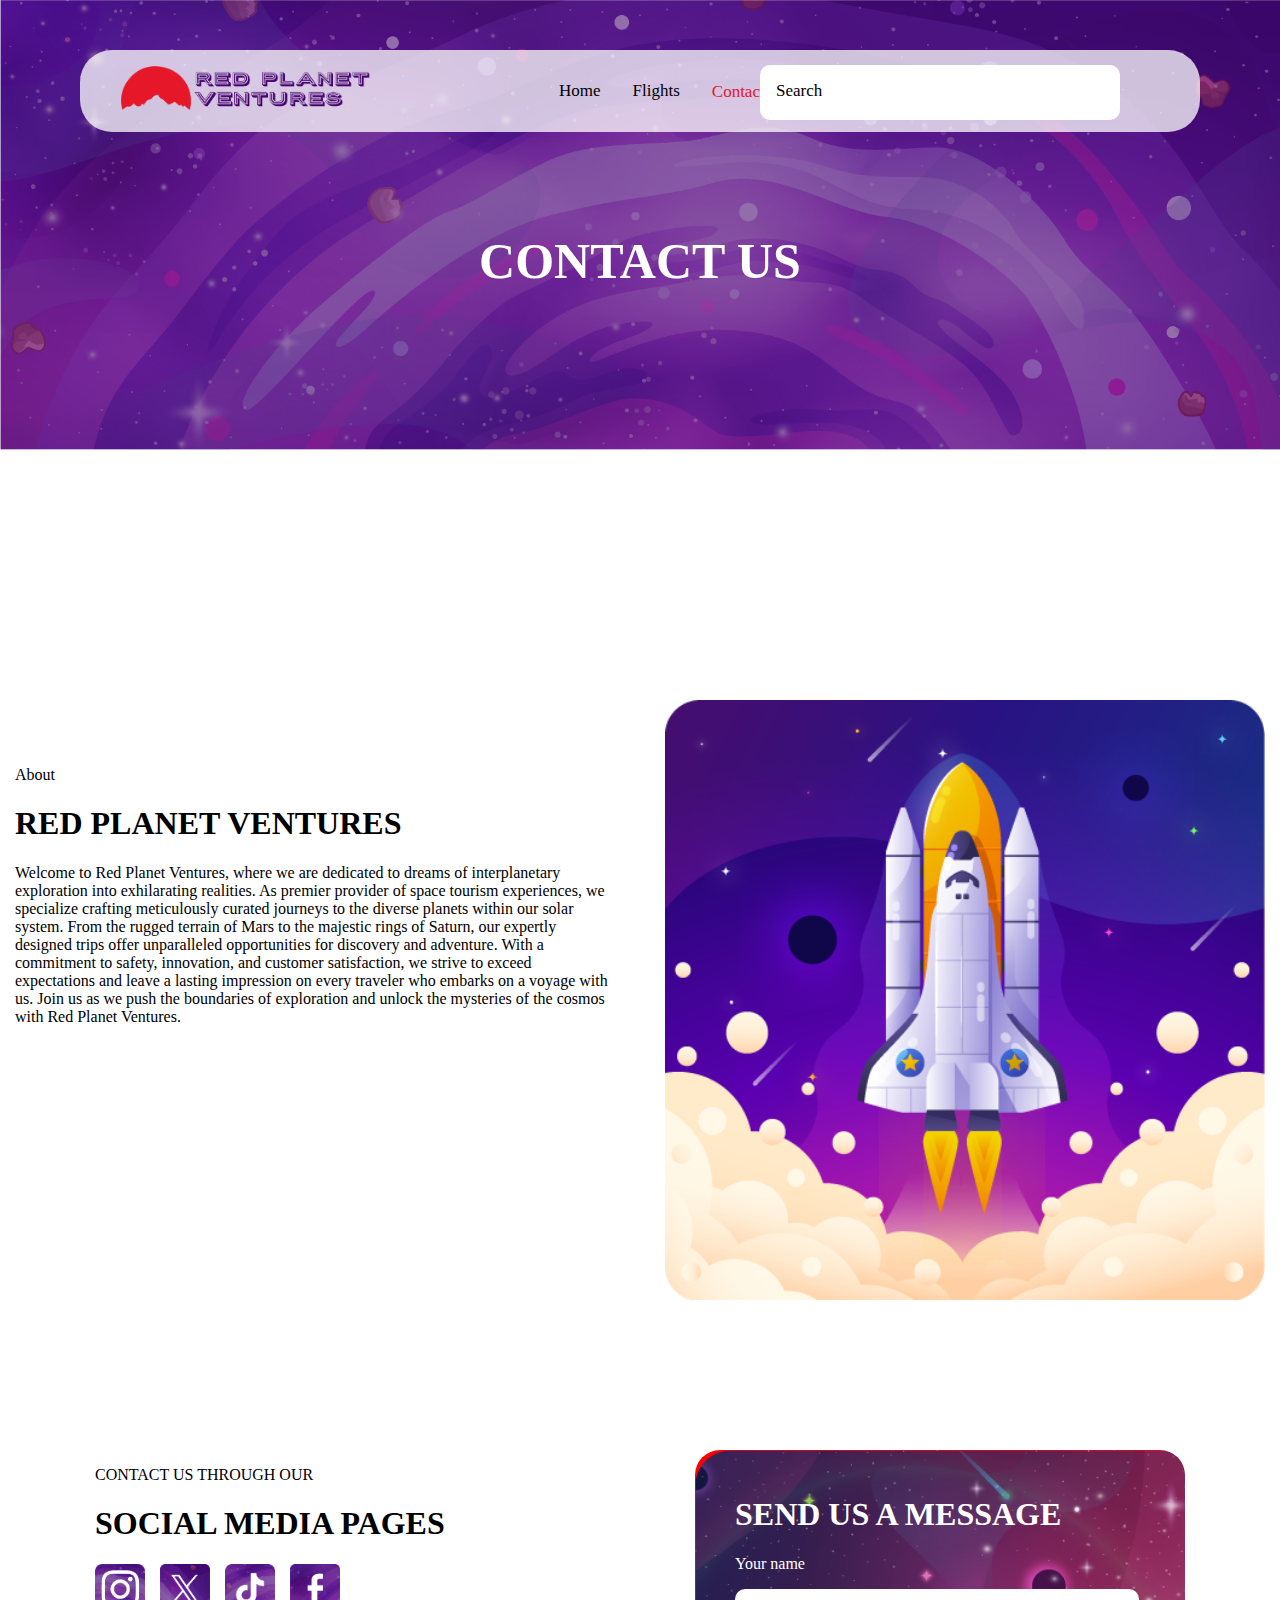
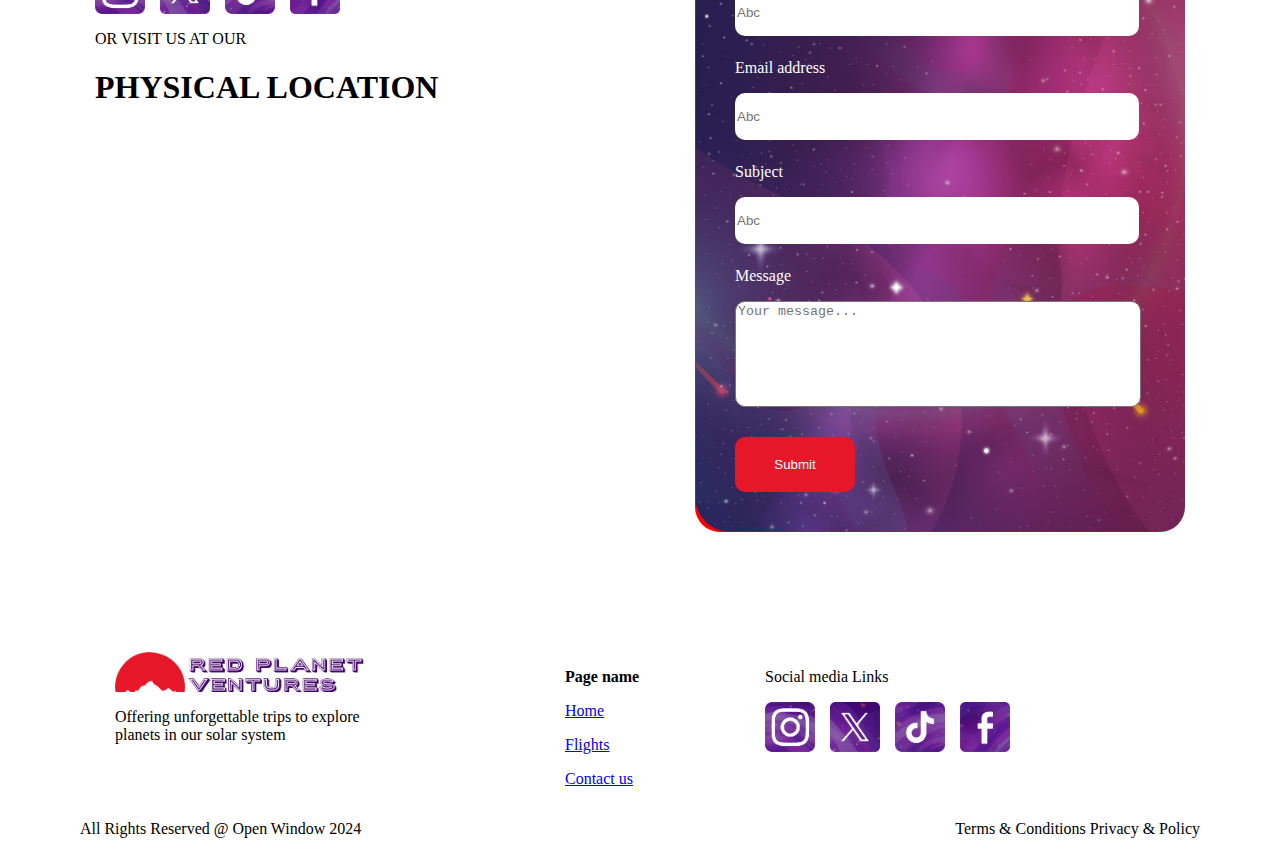
<file: pages/contact.html>
<!DOCTYPE html>
<html>
<head>
    <meta charset="UFT-8">
    <meta http-equiv="X-UX-Compatible" content="IE-edge">

    <meta name="viewport" content="width-device-width, initial-scale-1.0">
    <meta name="keywords" content="HTML, CSS, Template, Bootstrap">
    <meta name="author" content="John , Dippenaar, 231268">

    <title>Red Planet Ventures</title>
    <link rel="preconnect" href="https://fonts.googleapis.com">
    <link rel="preconnect" href="https://fonts.gstatic.com" crossorigin>
    <link href="https://fonts.googleapis.com/css2?family=Roboto:ital,wght@0,100;0,300;0,400;0,500;0,700;0,900;1,100;1,300;1,400;1,500;1,700;1,900&family=Sacramento&display=swap" rel="stylesheet">
    <link rel="stylesheet" href="../css/contact.css">

</head>
<body> 

   
        <div class="imgTextOverlay">
            <nav>
                <div class="topNav">
                    
                    <div><a href="index.html"><img src="../Red Planet Ventures/Assets/Images/logo.png" width="250px"></a></div>
            
                    <div class="topNavRight">
            
                        <a href="../index.html">Home</a>
                        <a href="../pages/flights.html">Flights</a>
                        <a class="active" href="contact.html">Contact</a>
                    
                    <div class="topNavSearch">
                        <div class="box">
                            <a class="search.html">Search</a>
                        </div>
                    </div>
            </nav>

            <div class="LocalFont">
                <h1>CONTACT US</h1>
            </div>
        </div>
            <div class="contactMiddleSection">
                <div class="contactMiddleText">
                    <p>About</p>
                    <h1>RED PLANET VENTURES</h1>
                    <p>Welcome to Red Planet Ventures, where we are dedicated to dreams of interplanetary exploration into exhilarating realities. As premier provider of space tourism experiences, we specialize crafting meticulously curated journeys to the diverse planets within our solar system. From the rugged terrain of Mars to the majestic rings of Saturn, our expertly designed trips offer unparalleled opportunities for discovery and adventure. With a commitment to safety, innovation, and customer satisfaction, we strive to exceed expectations and leave a lasting impression on every traveler who embarks on a voyage with us. Join us as we push the boundaries of exploration and unlock the mysteries of the cosmos with Red Planet Ventures.</p>
                </div>
                <div class="contactMiddleImage"></div>
            </div>

            <div class="contactSocialsSection">
                <div class="contactSocials">
                    <p>CONTACT US THROUGH OUR</p>
                    <h1>SOCIAL MEDIA PAGES</h1>
                    <div class="contactSocialIconsRow">
                        <div class="contactSocialImage1"></div>
                        <div class="contactSocialImage2"></div>
                        <div class="contactSocialImage3"></div>
                        <div class="contactSocialImage4"></div>
                    </div>
                    <p>OR VISIT US AT OUR</p>
                    <h1>PHYSICAL LOCATION</h1>
                    <!-- Google maps embed -->
                    <iframe src="https://www.google.com/maps/embed?pb=!1m18!1m12!1m3!1d28714.569669767436!2d28.171422774316394!3d-25.89180919999999!2m3!1f0!2f0!3f0!3m2!1i1024!2i768!4f13.1!3m3!1m2!1s0x1e956608911ce097%3A0x519896b4b6eda40a!2sOpen%20Window%20-%20Centurion!5e0!3m2!1sen!2sza!4v1712244297706!5m2!1sen!2sza" width="550px" height="450" style="border:0;" allowfullscreen="" loading="lazy" referrerpolicy="no-referrer-when-downgrade"></iframe>
                </div>

                <div class="contactForm">
                    <form class="contactFormStyle">
                        <h1>SEND US A MESSAGE</h1>
                        <p>Your name</p>
                        <fieldset>
                            <input class="contactTextfield" placeholder="Abc" type="text" tabindex="1" required>
                        </fieldset>
                        <p>Email address</p>
                        <fieldset>
                            <input class="contactTextfield" placeholder="Abc" type="text" tabindex="1" required>
                        </fieldset>
                        <p>Subject</p>
                        <fieldset>
                            <input class="contactTextfield" placeholder="Abc" type="text" tabindex="1" required>
                        </fieldset>
                        <p>Message</p>
                        <fieldset>
                        <textarea class="contactTextarea" placeholder="Your message..." tabindex="7" required></textarea>
                        </fieldset>
                        <button class="contactFormButton"><a href="">Submit</a></button>
                    </form>
                    
                </div>
            </div>

            <footer>
                            <div class="footerTop">
                                <div class="footer1">
                                    <div class="footerImg"></div>
                                    <p>
                                        Offering unforgettable trips to explore planets in our solar system
                                    </p>
                                </div>
                                <div class="footer2">
                                    <p><strong>Page name</strong></p>
                                    <p><a href="../index.html">Home</a></p>
                                    <p><a href="flights.html">Flights</a></p>
                                    <p><a href="contact.html">Contact us</a></p>
                                </div>
                                <div class="footer3">
                                    <p>Social media Links</p>
                                    <div class="contactSocialIconsRow">
                                        <div class="contactSocialImage1"></div>
                                        <div class="contactSocialImage2"></div>
                                        <div class="contactSocialImage3"></div>
                                        <div class="contactSocialImage4"></div>
                                    </div>
                                </div>
                            </div>
                            <div class="footerBottom">
                                <div><p>All Rights Reserved @ Open Window 2024</p></div>
                                <div><p>Terms & Conditions Privacy & Policy</p></div>
                            </div>
                        </footer>
    </body>
</html>
</file>
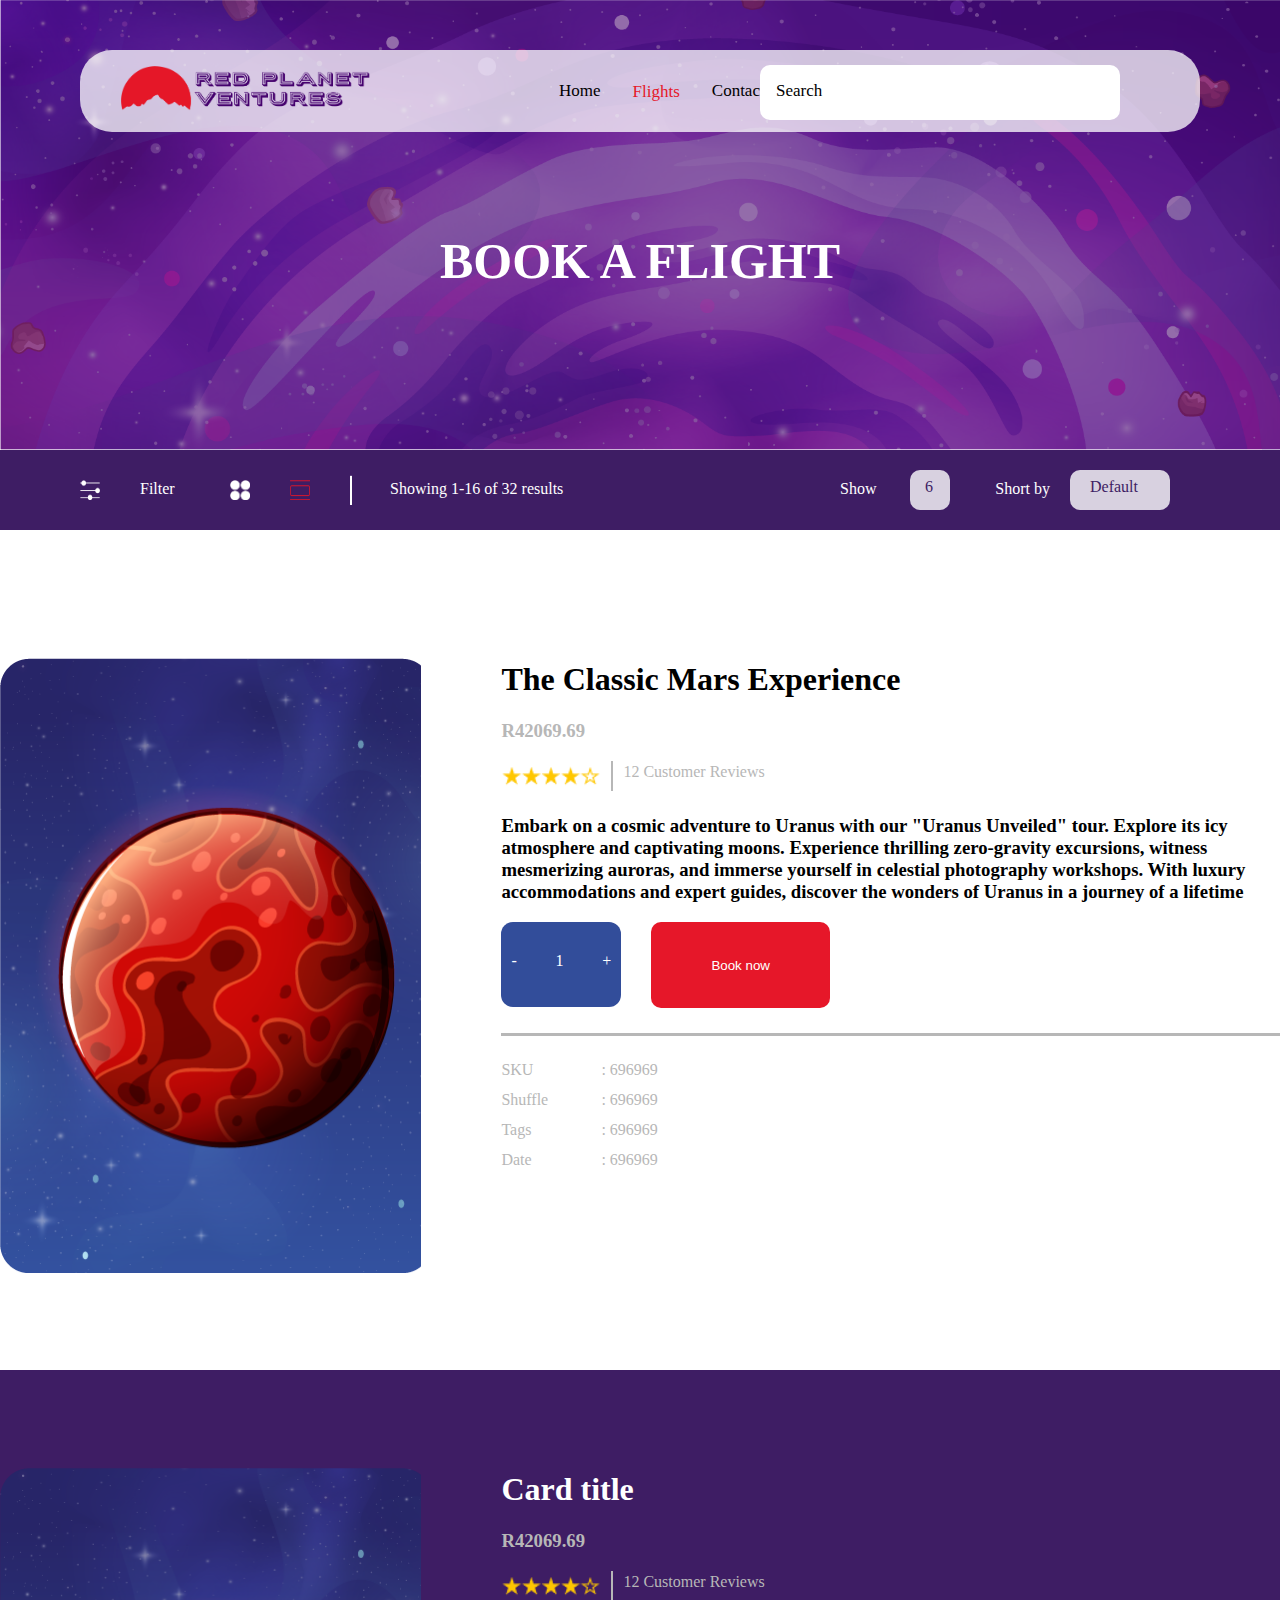
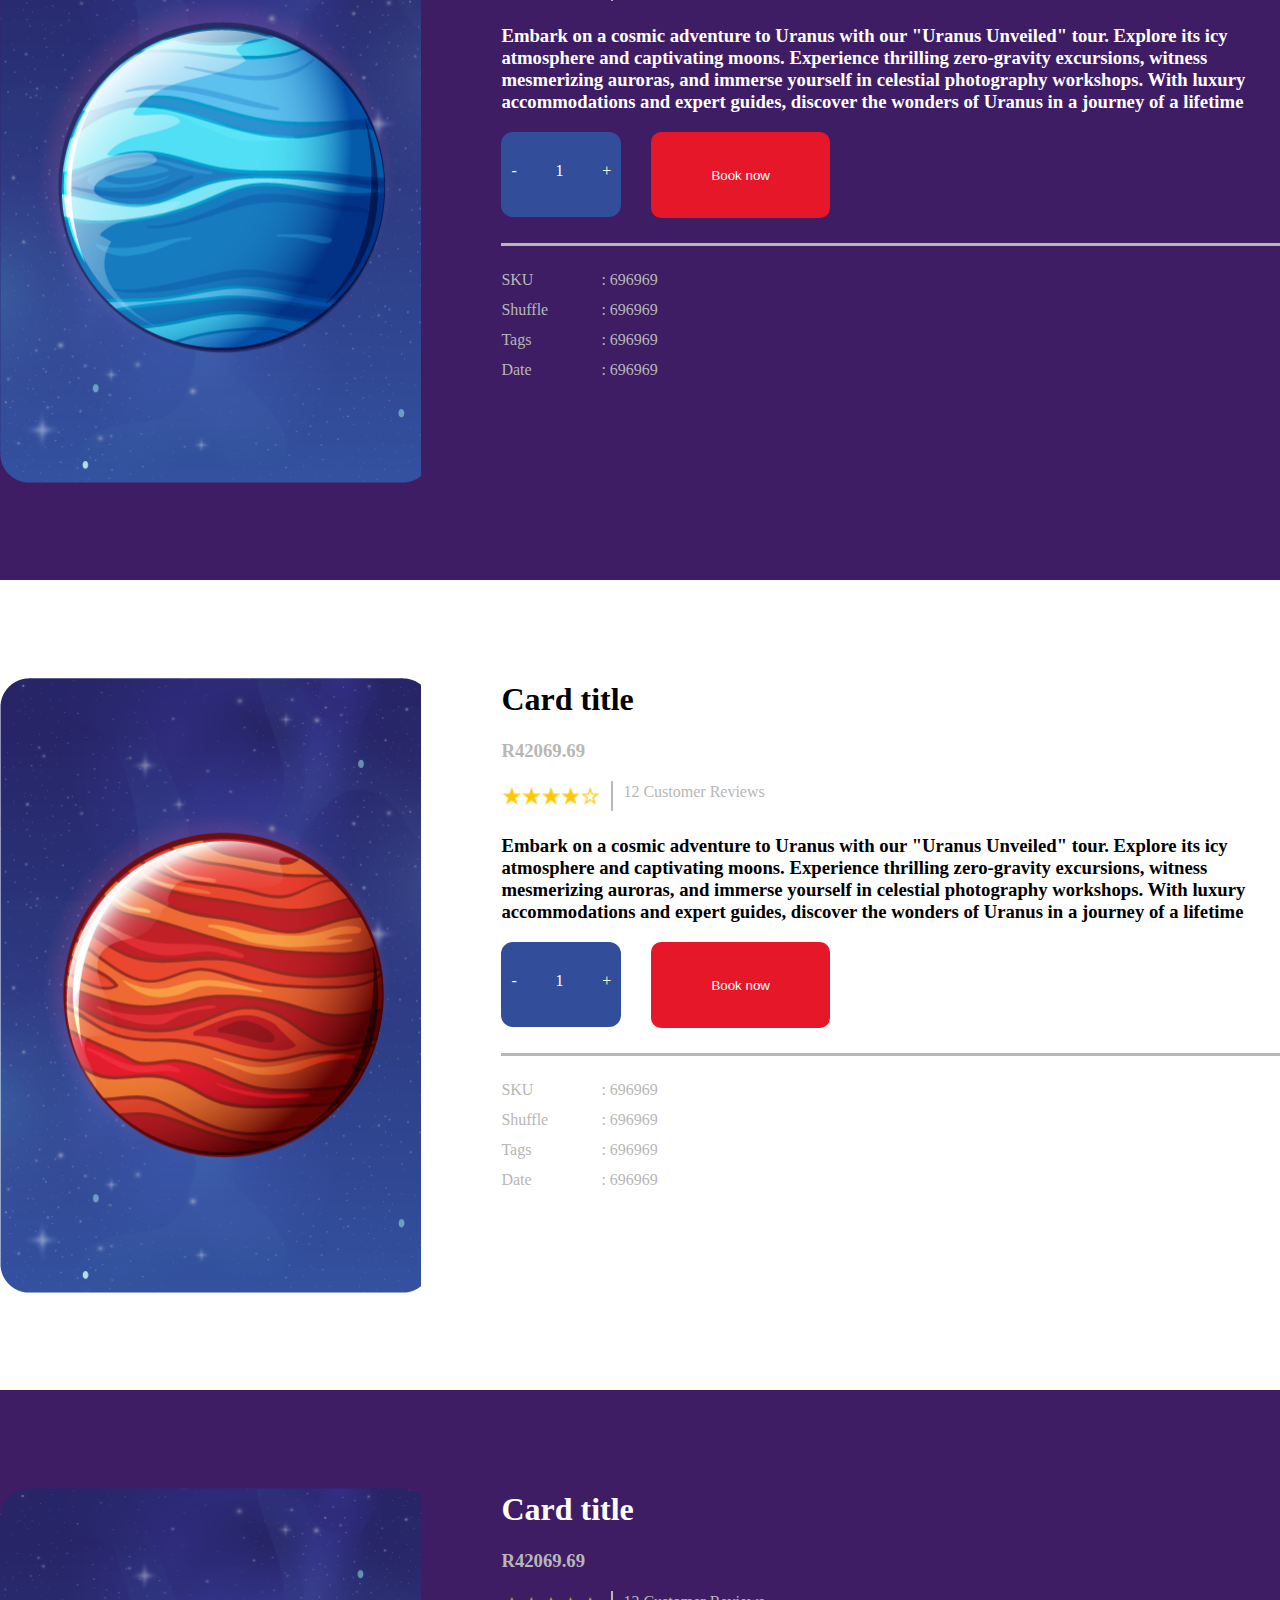
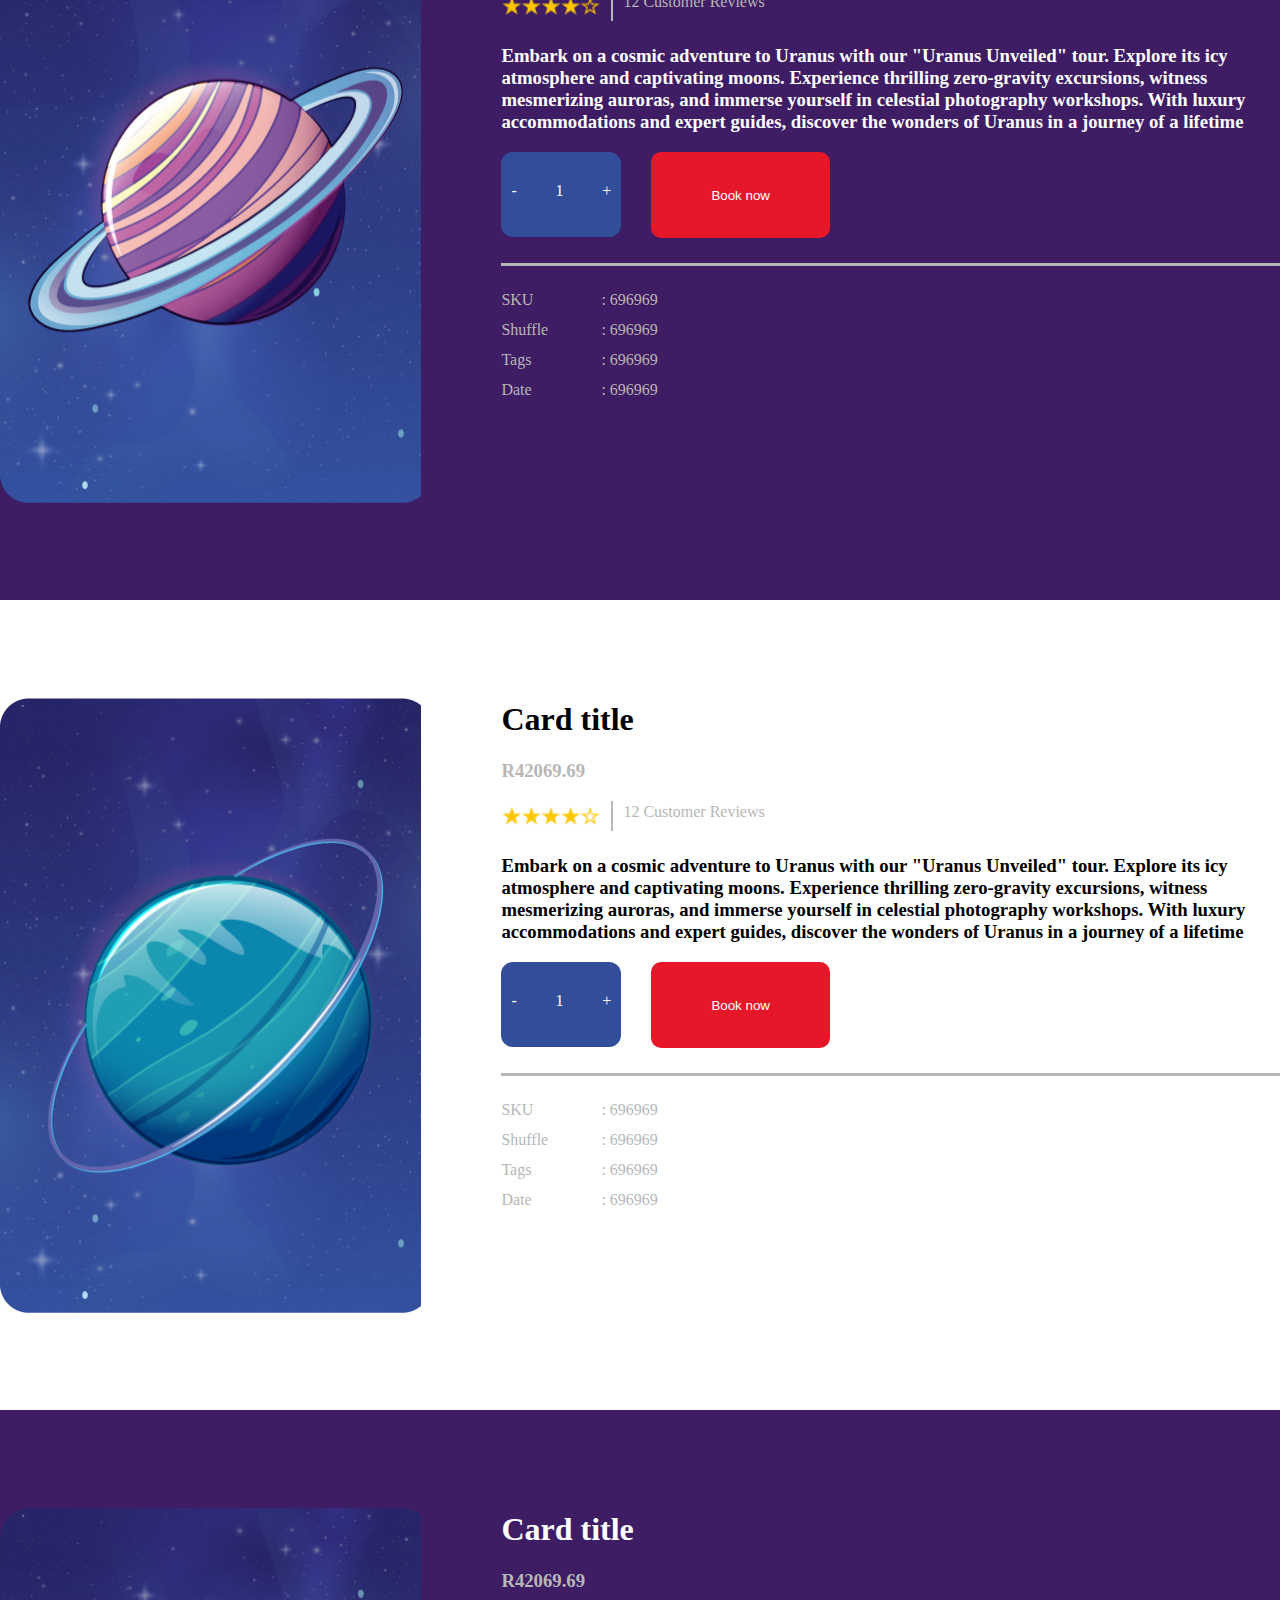
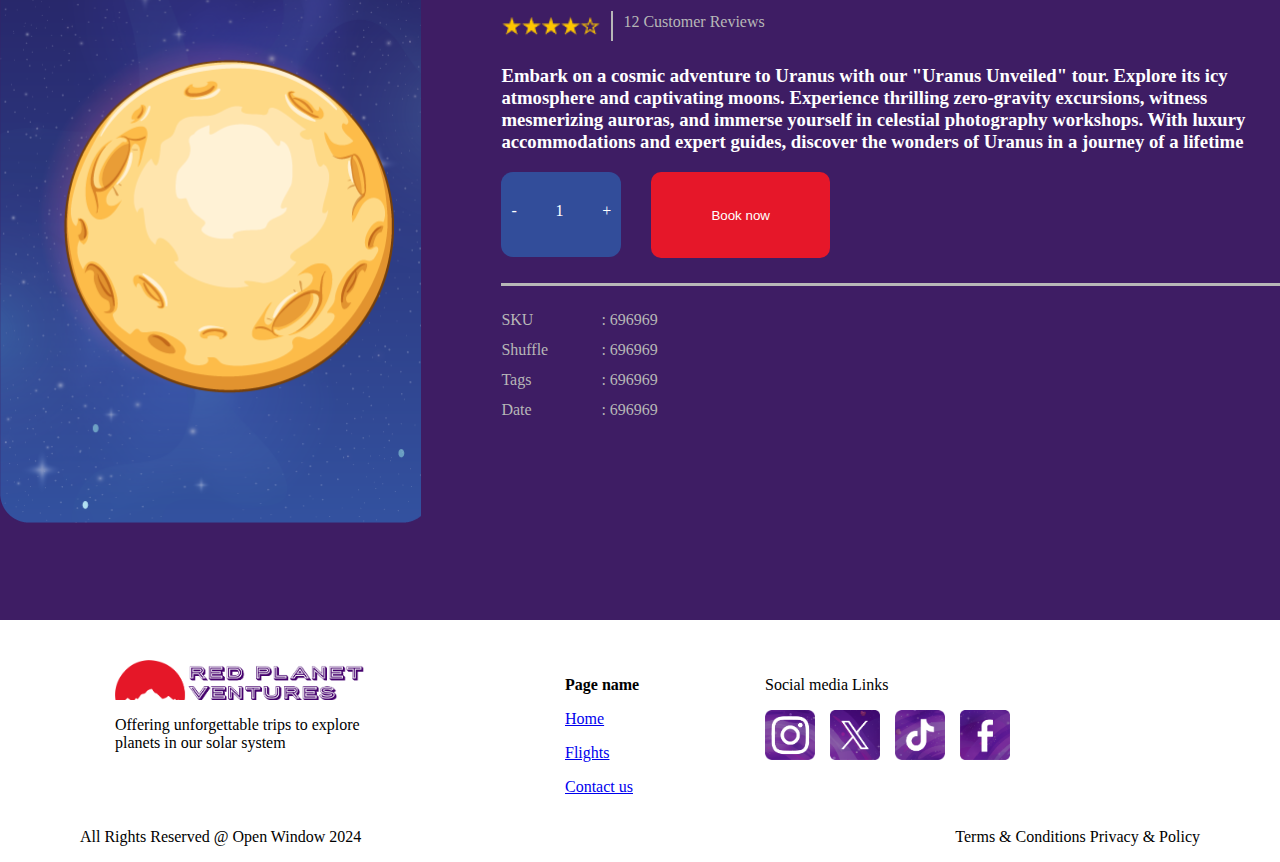
<file: pages/flights.html>
<!DOCTYPE html>
<html>
<head>
    <meta charset="UFT-8">
    <meta http-equiv="X-UX-Compatible" content="IE-edge">

    <meta name="viewport" content="width-device-width, initial-scale-1.0">
    <meta name="keywords" content="HTML, CSS, Template, Bootstrap">
    <meta name="author" content="John , Dippenaar, 231268">

    <title>Red Planet Ventures</title>
    <link rel="preconnect" href="https://fonts.googleapis.com">
    <link rel="preconnect" href="https://fonts.gstatic.com" crossorigin>
    <link href="https://fonts.googleapis.com/css2?family=Roboto:ital,wght@0,100;0,300;0,400;0,500;0,700;0,900;1,100;1,300;1,400;1,500;1,700;1,900&family=Sacramento&display=swap" rel="stylesheet">
    <link rel="stylesheet" href="../css/flights.css">

</head>
<body> 

   
        <div class="imgTextOverlay">
            <nav>
                <div class="topNav">
                    
                    <div><a href="index.html"><img src="../Red Planet Ventures/Assets/Images/logo.png" width="250px"></a></div>
            
                    <div class="topNavRight">
            
                        <a href="../index.html">Home</a>
                        <a class="active" href="flights.html">Flights</a>
                        <a href="contact.html">Contact</a>
                    
                    <div class="topNavSearch">
                        <div class="box">
                            <a class="search.html">Search</a>
                        </div>
                    </div>
            </nav>
            
            <div class="LocalFont">
            <h1> BOOK A FLIGHT</h1>
            </div>
            
        </div>
        
                        
                        <div class="filterSection">
                            <div class="filterLeft">
                                <div class="filterLeftImage1">
                                    <img src="../Red Planet Ventures/Assets/Images/filter.png" width="20px" height="20px">
                                </div>
                                <div class="filterLeftText1">
                                    Filter
                                </div>
                            
                            <div class="filterLeftImage2">
                                <img src="../Red Planet Ventures/Assets/Images/filter2.png"
                                width="20px" height="20px">
                            </div>
                            <div class="filterLeftImage3">
                                <img src="../Red Planet Ventures/Assets/Images/filter3.png"
                                width="20px" height="20px">
                            </div>
                            <div class="filterLeftLineElement">
                                    <div class="filterLeftLine"><img src="../Red Planet Ventures/Assets/Images/filterLine.png" width="2px" height="30px">
                                        </div>
                                    </div>
                                    <div class="filterLeftText2">
                                      Showing 1-16 of 32 results
                                    </div>
                                    
                                </div> </div>
                            </div>
                            <div class="filterRight">
                                <div class="filterRightText1">
                                    Show
                                </div>
                            
                                <div class="box1">
                                    <a class="filterRightText2">6</a>
                                </div>
                                <div class="filterRightText3">
                                    Short by
                                </div>
                            
                                <div class="box2">
                                    <a class="filterRightText4">Default</a>
                                </div>
                                
                            </div>  
                        </div>
                            
                        <div style="height: 50px;"></div>
                        <!-- No.1 -->
                        <div class="flightCardItem">
                            <div class="flightCardImage1"></div>
                            <div class="flightCardDetails">
                                <h1>The Classic Mars Experience</h1>
                                <h3 style="color: #B7B7B7;">R42069.69</h3>

                                <div class="flightCardRating">
                                    <div class="stars"></div>
                                    <div class="flightSeporate"></div>
                                    <p style="color: #B7B7B7; margin-top: 2px;">12 Customer Reviews</p>
                                </div>

                                <h3>
                                    Embark on a cosmic adventure to Uranus with our "Uranus Unveiled" tour. Explore its icy atmosphere and captivating moons. Experience thrilling zero-gravity excursions, witness mesmerizing auroras, and immerse yourself in celestial photography workshops. With luxury accommodations and expert guides, discover the wonders of Uranus in a journey of a lifetime
                                </h3>

                                <div class="flightCardCheckoutGroup">
                                    <div class="flightQuantity" style="background-color: #324D9A">
                                        <div>-</div>
                                        <div>1</div>
                                        <div>+</div>
                                    </div>
                                    <div><button class="flightBook"><a href="">Book now</a></button></div>
                                </div>

                                <div class="seporatorLine"></div>

                                <div class="flightCardDetailsGroup">
                                    <div class="flightCardDetailsGroupLeft">SKU</div>
                                    <div class="flightCardDetailsGroupRight">:  696969</div>
                                </div>
                                <div class="flightCardDetailsGroup">
                                    <div class="flightCardDetailsGroupLeft">Shuffle</div>
                                    <div class="flightCardDetailsGroupRight">:  696969</div>
                                </div>
                                <div class="flightCardDetailsGroup">
                                    <div class="flightCardDetailsGroupLeft">Tags</div>
                                    <div class="flightCardDetailsGroupRight">:  696969</div>
                                </div>
                                <div class="flightCardDetailsGroup">
                                    <div class="flightCardDetailsGroupLeft">Date</div>
                                    <div class="flightCardDetailsGroupRight">:  696969</div>
                                </div>
                            </div>
                        </div>

                        <!-- No.2 -->
                        <div class="flightCardItem" style="background-color: #3e1d64;">
                            <div class="flightCardImage2"></div>
                            <div class="flightCardDetails">
                                <h1 style="color: white;">Card title</h1>
                                <h3 style="color: #B7B7B7;">R42069.69</h3>

                                <div class="flightCardRating">
                                    <div class="stars"></div>
                                    <div class="flightSeporate"></div>
                                    <p style="color: #B7B7B7; margin-top: 2px;">12 Customer Reviews</p>
                                </div>

                                <h3 style="color: white;">
                                    Embark on a cosmic adventure to Uranus with our "Uranus Unveiled" tour. Explore its icy atmosphere and captivating moons. Experience thrilling zero-gravity excursions, witness mesmerizing auroras, and immerse yourself in celestial photography workshops. With luxury accommodations and expert guides, discover the wonders of Uranus in a journey of a lifetime
                                </h3>

                                <div class="flightCardCheckoutGroup">
                                    <div class="flightQuantity" style="background-color: #324D9A;">
                                        <div>-</div>
                                        <div>1</div>
                                        <div>+</div>
                                    </div>
                                    <div><button class="flightBook"><a href="">Book now</a></button></div>
                                </div>

                                <div class="seporatorLine"></div>

                                <div class="flightCardDetailsGroup">
                                    <div class="flightCardDetailsGroupLeft">SKU</div>
                                    <div class="flightCardDetailsGroupRight">:  696969</div>
                                </div>
                                <div class="flightCardDetailsGroup">
                                    <div class="flightCardDetailsGroupLeft">Shuffle</div>
                                    <div class="flightCardDetailsGroupRight">:  696969</div>
                                </div>
                                <div class="flightCardDetailsGroup">
                                    <div class="flightCardDetailsGroupLeft">Tags</div>
                                    <div class="flightCardDetailsGroupRight">:  696969</div>
                                </div>
                                <div class="flightCardDetailsGroup">
                                    <div class="flightCardDetailsGroupLeft">Date</div>
                                    <div class="flightCardDetailsGroupRight">:  696969</div>
                                </div>
                            </div>
                        </div>
                        <!-- No.3 -->
                        <div class="flightCardItem">
                            <div class="flightCardImage3"></div>
                            <div class="flightCardDetails">
                                <h1>Card title</h1>
                                <h3 style="color: #B7B7B7;">R42069.69</h3>

                                <div class="flightCardRating">
                                    <div class="stars"></div>
                                    <div class="flightSeporate"></div>
                                    <p style="color: #B7B7B7; margin-top: 2px;">12 Customer Reviews</p>
                                </div>

                                <h3>
                                    Embark on a cosmic adventure to Uranus with our "Uranus Unveiled" tour. Explore its icy atmosphere and captivating moons. Experience thrilling zero-gravity excursions, witness mesmerizing auroras, and immerse yourself in celestial photography workshops. With luxury accommodations and expert guides, discover the wonders of Uranus in a journey of a lifetime
                                </h3>

                                <div class="flightCardCheckoutGroup">
                                    <div class="flightQuantity" style="background-color: #324D9A;">
                                        <div>-</div>
                                        <div>1</div>
                                        <div>+</div>
                                    </div>
                                    <div><button class="flightBook"><a href="">Book now</a></button></div>
                                </div>

                                <div class="seporatorLine"></div>

                                <div class="flightCardDetailsGroup">
                                    <div class="flightCardDetailsGroupLeft">SKU</div>
                                    <div class="flightCardDetailsGroupRight">:  696969</div>
                                </div>
                                <div class="flightCardDetailsGroup">
                                    <div class="flightCardDetailsGroupLeft">Shuffle</div>
                                    <div class="flightCardDetailsGroupRight">:  696969</div>
                                </div>
                                <div class="flightCardDetailsGroup">
                                    <div class="flightCardDetailsGroupLeft">Tags</div>
                                    <div class="flightCardDetailsGroupRight">:  696969</div>
                                </div>
                                <div class="flightCardDetailsGroup">
                                    <div class="flightCardDetailsGroupLeft">Date</div>
                                    <div class="flightCardDetailsGroupRight">:  696969</div>
                                </div>
                            </div>
                        </div>
                        
                        <!-- No.4 -->
                         <div class="flightCardItem" style="background-color: #3e1d64;">
                            <div class="flightCardImage4"></div>
                            <div class="flightCardDetails">
                                <h1 style="color: white;">Card title</h1>
                                <h3 style="color: #B7B7B7;">R42069.69</h3>

                                <div class="flightCardRating">
                                    <div class="stars"></div>
                                    <div class="flightSeporate"></div>
                                    <p style="color: #B7B7B7; margin-top: 2px;">12 Customer Reviews</p>
                                </div>

                                <h3 style="color: white;">
                                    Embark on a cosmic adventure to Uranus with our "Uranus Unveiled" tour. Explore its icy atmosphere and captivating moons. Experience thrilling zero-gravity excursions, witness mesmerizing auroras, and immerse yourself in celestial photography workshops. With luxury accommodations and expert guides, discover the wonders of Uranus in a journey of a lifetime
                                </h3>

                                <div class="flightCardCheckoutGroup">
                                    <div class="flightQuantity" style="background-color: #324D9A;">
                                        <div>-</div>
                                        <div>1</div>
                                        <div>+</div>
                                    </div>
                                    <div><button class="flightBook"><a href="">Book now</a></button></div>
                                </div>

                                <div class="seporatorLine"></div>

                                <div class="flightCardDetailsGroup">
                                    <div class="flightCardDetailsGroupLeft">SKU</div>
                                    <div class="flightCardDetailsGroupRight">:  696969</div>
                                </div>
                                <div class="flightCardDetailsGroup">
                                    <div class="flightCardDetailsGroupLeft">Shuffle</div>
                                    <div class="flightCardDetailsGroupRight">:  696969</div>
                                </div>
                                <div class="flightCardDetailsGroup">
                                    <div class="flightCardDetailsGroupLeft">Tags</div>
                                    <div class="flightCardDetailsGroupRight">:  696969</div>
                                </div>
                                <div class="flightCardDetailsGroup">
                                    <div class="flightCardDetailsGroupLeft">Date</div>
                                    <div class="flightCardDetailsGroupRight">:  696969</div>
                                </div>
                            </div>
                        </div>
                        <!-- No.5 -->
                        <div class="flightCardItem">
                            <div class="flightCardImage5"></div>
                            <div class="flightCardDetails">
                                <h1>Card title</h1>
                                <h3 style="color: #B7B7B7;">R42069.69</h3>

                                <div class="flightCardRating">
                                    <div class="stars"></div>
                                    <div class="flightSeporate"></div>
                                    <p style="color: #B7B7B7; margin-top: 2px;">12 Customer Reviews</p>
                                </div>

                                <h3>
                                    Embark on a cosmic adventure to Uranus with our "Uranus Unveiled" tour. Explore its icy atmosphere and captivating moons. Experience thrilling zero-gravity excursions, witness mesmerizing auroras, and immerse yourself in celestial photography workshops. With luxury accommodations and expert guides, discover the wonders of Uranus in a journey of a lifetime
                                </h3>

                                <div class="flightCardCheckoutGroup">
                                    <div class="flightQuantity" style="background-color: #324D9A;">
                                        <div>-</div>
                                        <div>1</div>
                                        <div>+</div>
                                    </div>
                                    <div><button class="flightBook"><a href="">Book now</a></button></div>
                                </div>

                                <div class="seporatorLine"></div>

                                <div class="flightCardDetailsGroup">
                                    <div class="flightCardDetailsGroupLeft">SKU</div>
                                    <div class="flightCardDetailsGroupRight">:  696969</div>
                                </div>
                                <div class="flightCardDetailsGroup">
                                    <div class="flightCardDetailsGroupLeft">Shuffle</div>
                                    <div class="flightCardDetailsGroupRight">:  696969</div>
                                </div>
                                <div class="flightCardDetailsGroup">
                                    <div class="flightCardDetailsGroupLeft">Tags</div>
                                    <div class="flightCardDetailsGroupRight">:  696969</div>
                                </div>
                                <div class="flightCardDetailsGroup">
                                    <div class="flightCardDetailsGroupLeft">Date</div>
                                    <div class="flightCardDetailsGroupRight">:  696969</div>
                                </div>
                            </div>
                        </div>
                        
                        <!-- No.6 -->
        <div class="flightCardItem" style="background-color: #3e1d64;">
                            <div class="flightCardImage6"></div>
                            <div class="flightCardDetails">
                                <h1 style="color: white;">Card title</h1>
                                <h3 style="color: #B7B7B7;">R42069.69</h3>

                                <div class="flightCardRating">
                                    <div class="stars"></div>
                                    <div class="flightSeporate"></div>
                                    <p style="color: #B7B7B7; margin-top: 2px;">12 Customer Reviews</p>
                                </div>

                                <h3 style="color: white;">
                                    Embark on a cosmic adventure to Uranus with our "Uranus Unveiled" tour. Explore its icy atmosphere and captivating moons. Experience thrilling zero-gravity excursions, witness mesmerizing auroras, and immerse yourself in celestial photography workshops. With luxury accommodations and expert guides, discover the wonders of Uranus in a journey of a lifetime
                                </h3>

                                <div class="flightCardCheckoutGroup">
                                    <div class="flightQuantity" style="background-color: #324D9A;">
                                        <div>-</div>
                                        <div>1</div>
                                        <div>+</div>
                                    </div>
                                    <div><button class="flightBook"><a href="">Book now</a></button></div>
                                </div>

                                <div class="seporatorLine"></div>

                                <div class="flightCardDetailsGroup">
                                    <div class="flightCardDetailsGroupLeft">SKU</div>
                                    <div class="flightCardDetailsGroupRight">:  696969</div>
                                </div>
                                <div class="flightCardDetailsGroup">
                                    <div class="flightCardDetailsGroupLeft">Shuffle</div>
                                    <div class="flightCardDetailsGroupRight">:  696969</div>
                                </div>
                                <div class="flightCardDetailsGroup">
                                    <div class="flightCardDetailsGroupLeft">Tags</div>
                                    <div class="flightCardDetailsGroupRight">:  696969</div>
                                </div>
                                <div class="flightCardDetailsGroup">
                                    <div class="flightCardDetailsGroupLeft">Date</div>
                                    <div class="flightCardDetailsGroupRight">:  696969</div>
                                </div>
                            </div>
                        </div>

                        <footer>
                            <div class="footerTop">
                                <div class="footer1">
                                    <div class="footerImg"></div>
                                    <p>
                                        Offering unforgettable trips to explore planets in our solar system
                                    </p>
                                </div>
                                <div class="footer2">
                                    <p><strong>Page name</strong></p>
                                    <p><a href="../index.html">Home</a></p>
                                    <p><a href="flights.html">Flights</a></p>
                                    <p><a href="contact.html">Contact us</a></p>
                                </div>
                                <div class="footer3">
                                    <p>Social media Links</p>
                                    <div class="contactSocialIconsRow">
                                        <div class="contactSocialImage1"></div>
                                        <div class="contactSocialImage2"></div>
                                        <div class="contactSocialImage3"></div>
                                        <div class="contactSocialImage4"></div>
                                    </div>
                                </div>
                            </div>
                            <div class="footerBottom">
                                <div><p>All Rights Reserved @ Open Window 2024</p></div>
                                <div><p>Terms & Conditions Privacy & Policy</p></div>
                            </div>
                        </footer>
       
            </body>
</html>
</file>
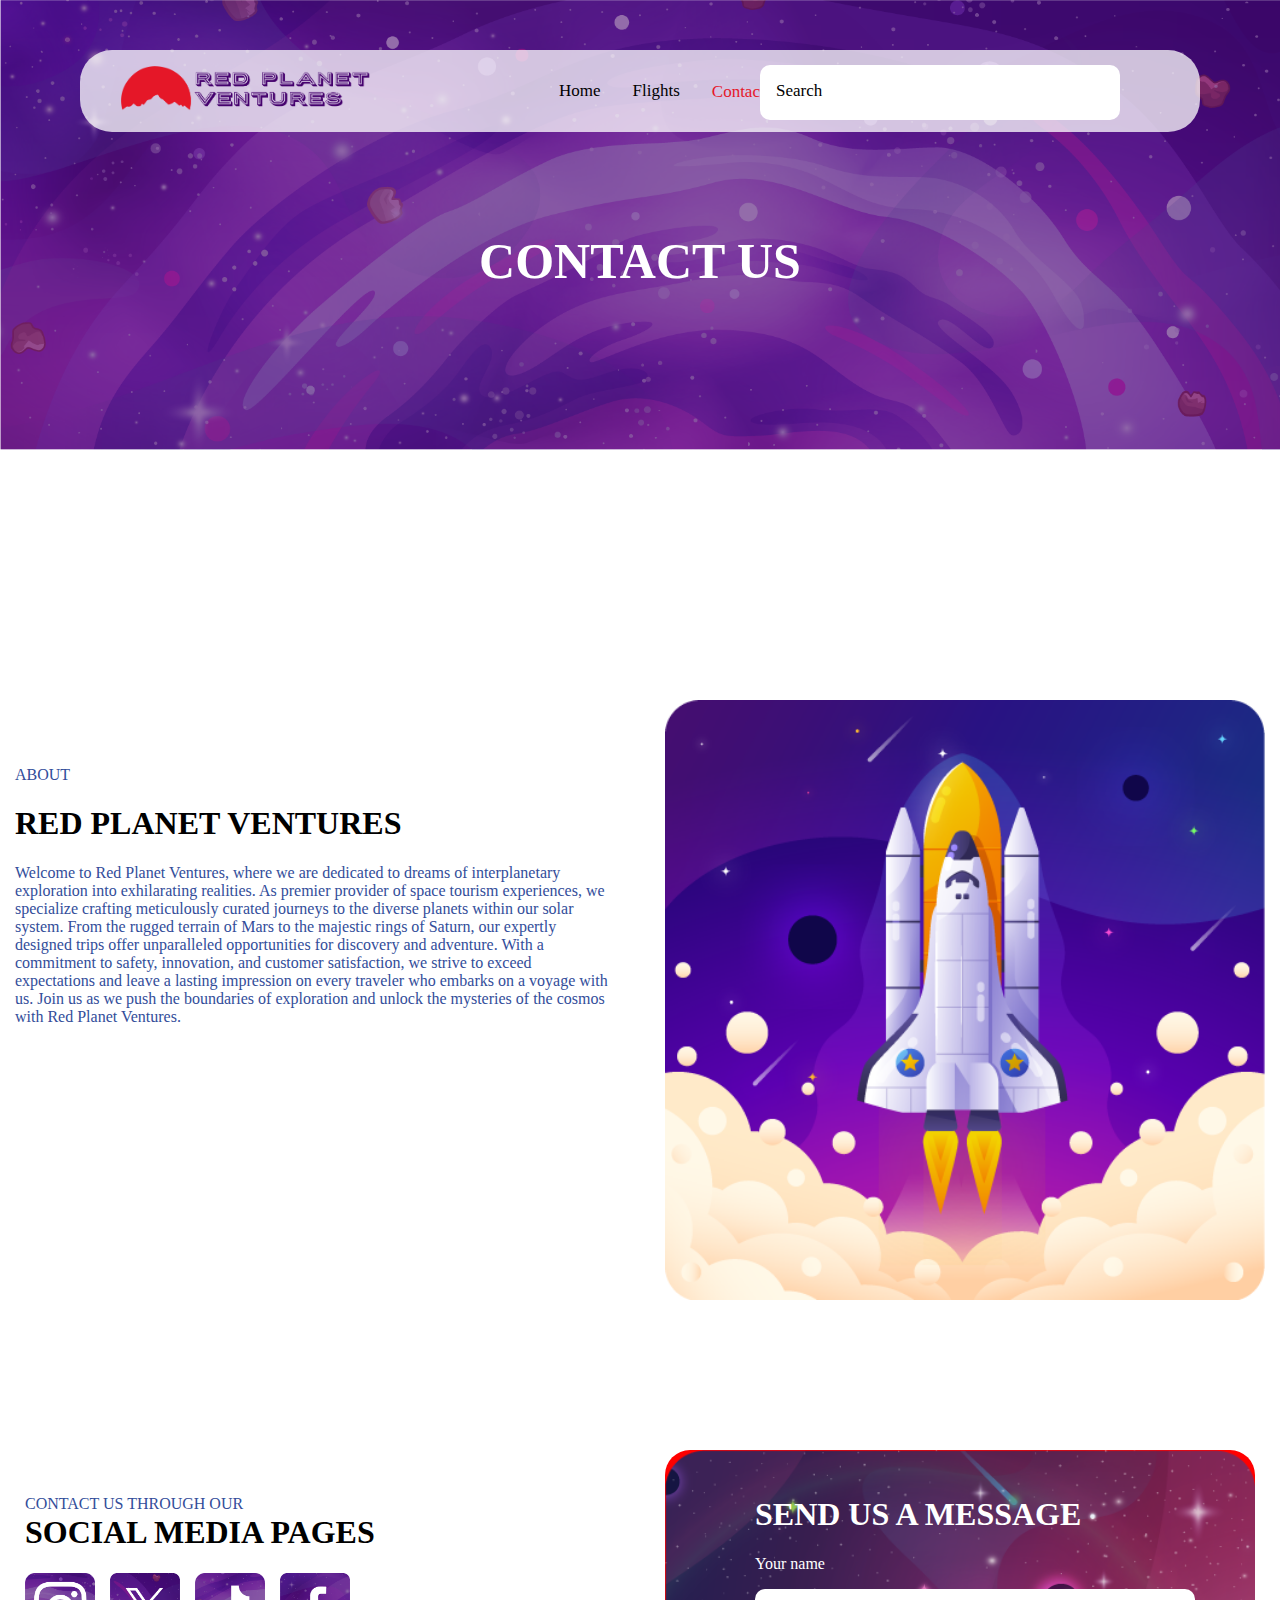
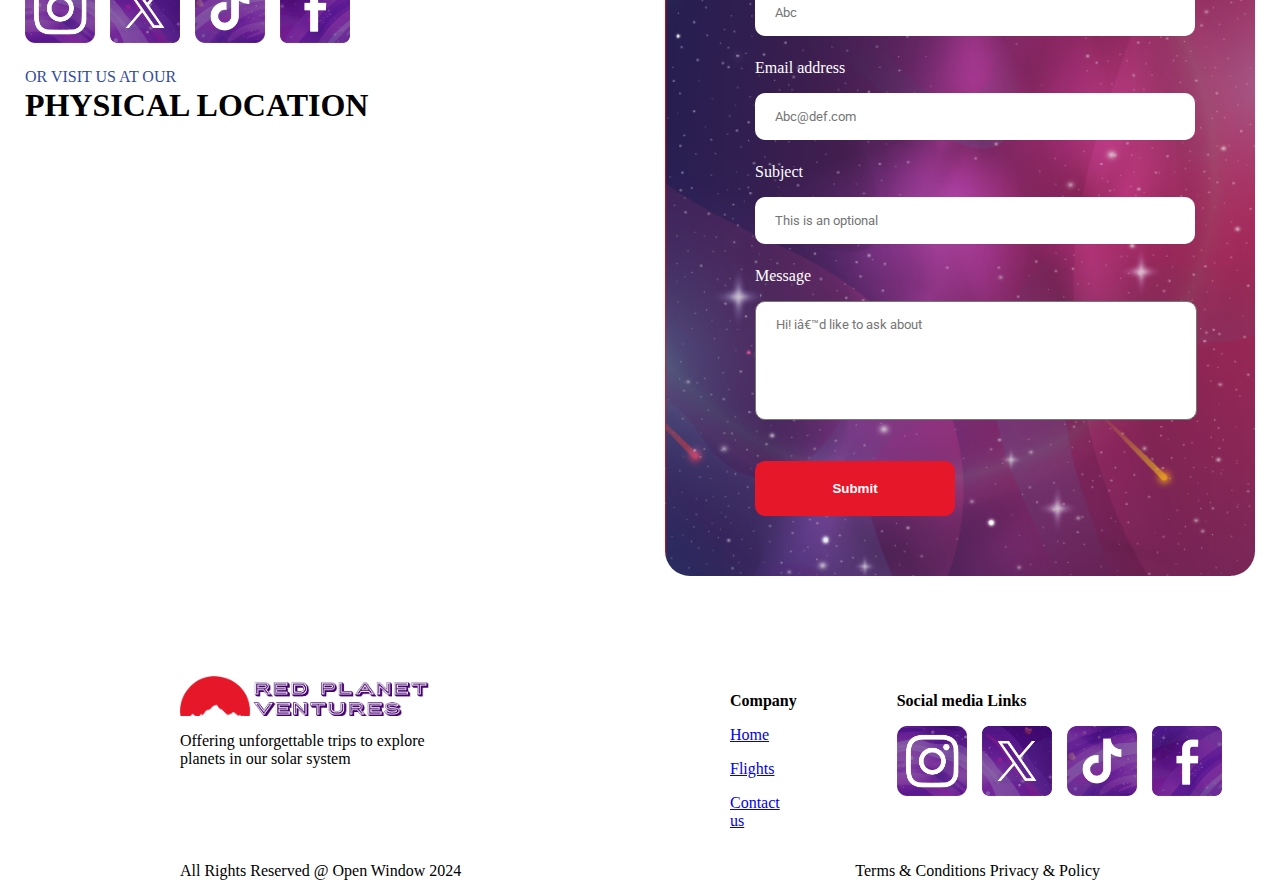
<file: John Dippenaar 231268 Term1_Task3/pages/contact.html>
<!DOCTYPE html>
<html>
<head>
    <meta charset="UFT-8">
    <meta http-equiv="X-UX-Compatible" content="IE-edge">

    <meta name="viewport" content="width-device-width, initial-scale-1.0">
    <meta name="keywords" content="HTML, CSS, Template, Bootstrap">
    <meta name="author" content="John , Dippenaar, 231268">

    <title>Red Planet Ventures</title>
    <link rel="preconnect" href="https://fonts.googleapis.com">
    <link rel="preconnect" href="https://fonts.gstatic.com" crossorigin>
    <link href="https://fonts.googleapis.com/css2?family=Roboto:ital,wght@0,100;0,300;0,400;0,500;0,700;0,900;1,100;1,300;1,400;1,500;1,700;1,900&family=Sacramento&display=swap" rel="stylesheet">
    <link rel="stylesheet" href="../css/contact.css">

</head>
<body> 

   
        <div class="imgTextOverlay">
            <nav>
                <div class="topNav">
                    
                    <div><a href="index.html"><img src="../Red Planet Ventures/Assets/Images/logo.png" width="250px"></a></div>
            
                    <div class="topNavRight">
            
                        <a href="../index.html">Home</a>
                        <a href="../pages/flights.html">Flights</a>
                        <a class="active" href="contact.html">Contact</a>
                    
                    <div class="topNavSearch">
                        <div class="box">
                            <a class="search.html">Search</a>
                        </div>
                    </div>
            </nav>

            <div class="LocalFont">
                <h1>CONTACT US</h1>
            </div>
        </div>
            <div class="contactMiddleSection">
                <div class="contactMiddleText">
                    <p>ABOUT</p>
                    <h1>RED PLANET VENTURES</h1>
                    <p>Welcome to Red Planet Ventures, where we are dedicated to dreams of interplanetary exploration into exhilarating realities. As premier provider of space tourism experiences, we specialize crafting meticulously curated journeys to the diverse planets within our solar system. From the rugged terrain of Mars to the majestic rings of Saturn, our expertly designed trips offer unparalleled opportunities for discovery and adventure. With a commitment to safety, innovation, and customer satisfaction, we strive to exceed expectations and leave a lasting impression on every traveler who embarks on a voyage with us. Join us as we push the boundaries of exploration and unlock the mysteries of the cosmos with Red Planet Ventures.</p>
                </div>
                <div class="contactMiddleImage"></div>
            </div>

            <div class="contactSocialsSection">
                <div class="contactSocials">
                    <div class="visitUs"><p>CONTACT US THROUGH OUR</p></div>
                    <div class="location"></div><h1>SOCIAL MEDIA PAGES</h1>
                    <div class="contactSocialIconsRow">
                        <div class="contactSocialImage1"></div>
                        <div class="contactSocialImage2"></div>
                        <div class="contactSocialImage3"></div>
                        <div class="contactSocialImage4"></div>
                    </div>
                    <div class="visitUs"> <p>OR VISIT US AT OUR</p></div>
                    <div class="location"><h1>PHYSICAL LOCATION</h1></div>
                    <!-- Google maps embed -->
                    <iframe src="https://www.google.com/maps/embed?pb=!1m18!1m12!1m3!1d28714.569669767436!2d28.171422774316394!3d-25.89180919999999!2m3!1f0!2f0!3f0!3m2!1i1024!2i768!4f13.1!3m3!1m2!1s0x1e956608911ce097%3A0x519896b4b6eda40a!2sOpen%20Window%20-%20Centurion!5e0!3m2!1sen!2sza!4v1712244297706!5m2!1sen!2sza" width="550px" height="440" style="border:0;" allowfullscreen="" loading="lazy" referrerpolicy="no-referrer-when-downgrade"></iframe>
                </div>

                <div class="contactForm">
                    <form class="contactFormStyle">
                        <h1>SEND US A MESSAGE</h1>
                        <p>Your name</p>
                        <fieldset>
                            <input class="contactTextfield" placeholder="Abc" type="text" tabindex="1" required>
                        </fieldset>
                        <p>Email address</p>
                        <fieldset>
                            <input class="contactTextfield" placeholder="Abc@def.com" type="text" tabindex="1" required>
                        </fieldset>
                        <p>Subject</p>
                        <fieldset>
                            <input class="contactTextfield" placeholder="This is an optional" type="text" tabindex="1" required>
                        </fieldset>
                        <p>Message</p>
                        <fieldset>
                        <textarea class="contactTextarea" placeholder="Hi! i’d like to ask about" tabindex="7" required></textarea>
                        </fieldset>
                        <button class="contactFormButton"><a href="">Submit</a></button>
                    </form>
                    
                </div>
            </div>

            <footer>
                            <div class="footerTop">
                                <div class="footer1">
                                    <div class="footerImg"></div>
                                    <p>
                                        Offering unforgettable trips to explore planets in our solar system
                                    </p>
                                </div>
                                <div class="footer2">
                                    <p><strong>Company</strong></p>
                                    <p><a href="../index.html">Home</a></p>
                                    <p><a href="flights.html">Flights</a></p>
                                    <p><a href="contact.html">Contact us</a></p>
                                </div>
                                <div class="footer3">
                                    <p>Social media Links</p>
                                     <div class="contactSocialIconsRow">
                                        <a href="https://www.instagram.com/openwindowinstitute/" class="contactSocialImage1"></a>
                                        <a href="https://x.com/open_window_" class="contactSocialImage2"></a>
                                        <a href="https://www.tiktok.com/@open_window_?is_from_webapp=1&sender_device=pc" class="contactSocialImage3"></a>
                                        <a href="https://www.facebook.com/theopenwindow/" class="contactSocialImage4"></a>
                                    </div>
                                </div>
                            </div>
                            <div class="footerBottom">
                                <div><p>All Rights Reserved @ Open Window 2024</p></div>
                                <div><p>Terms & Conditions Privacy & Policy</p></div>
                            </div>
                        </footer>
    </body>
</html>
</file>
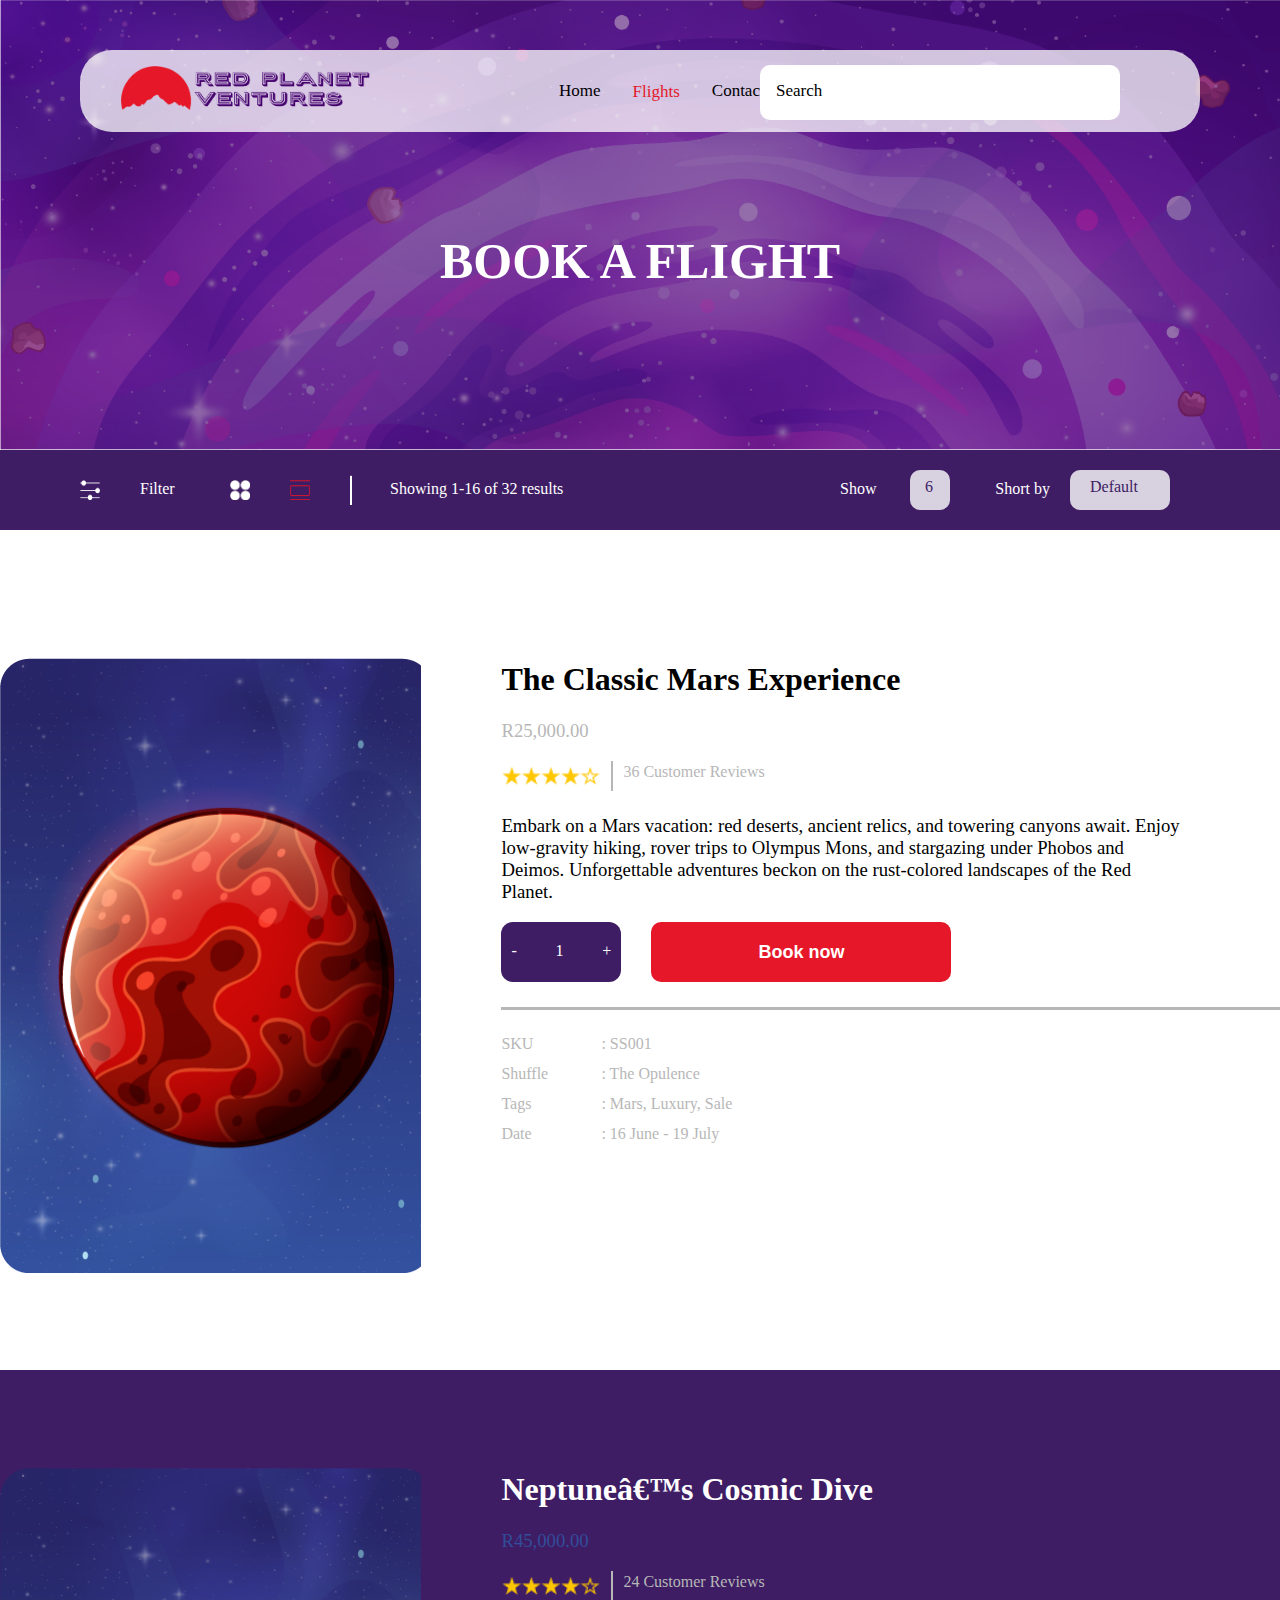
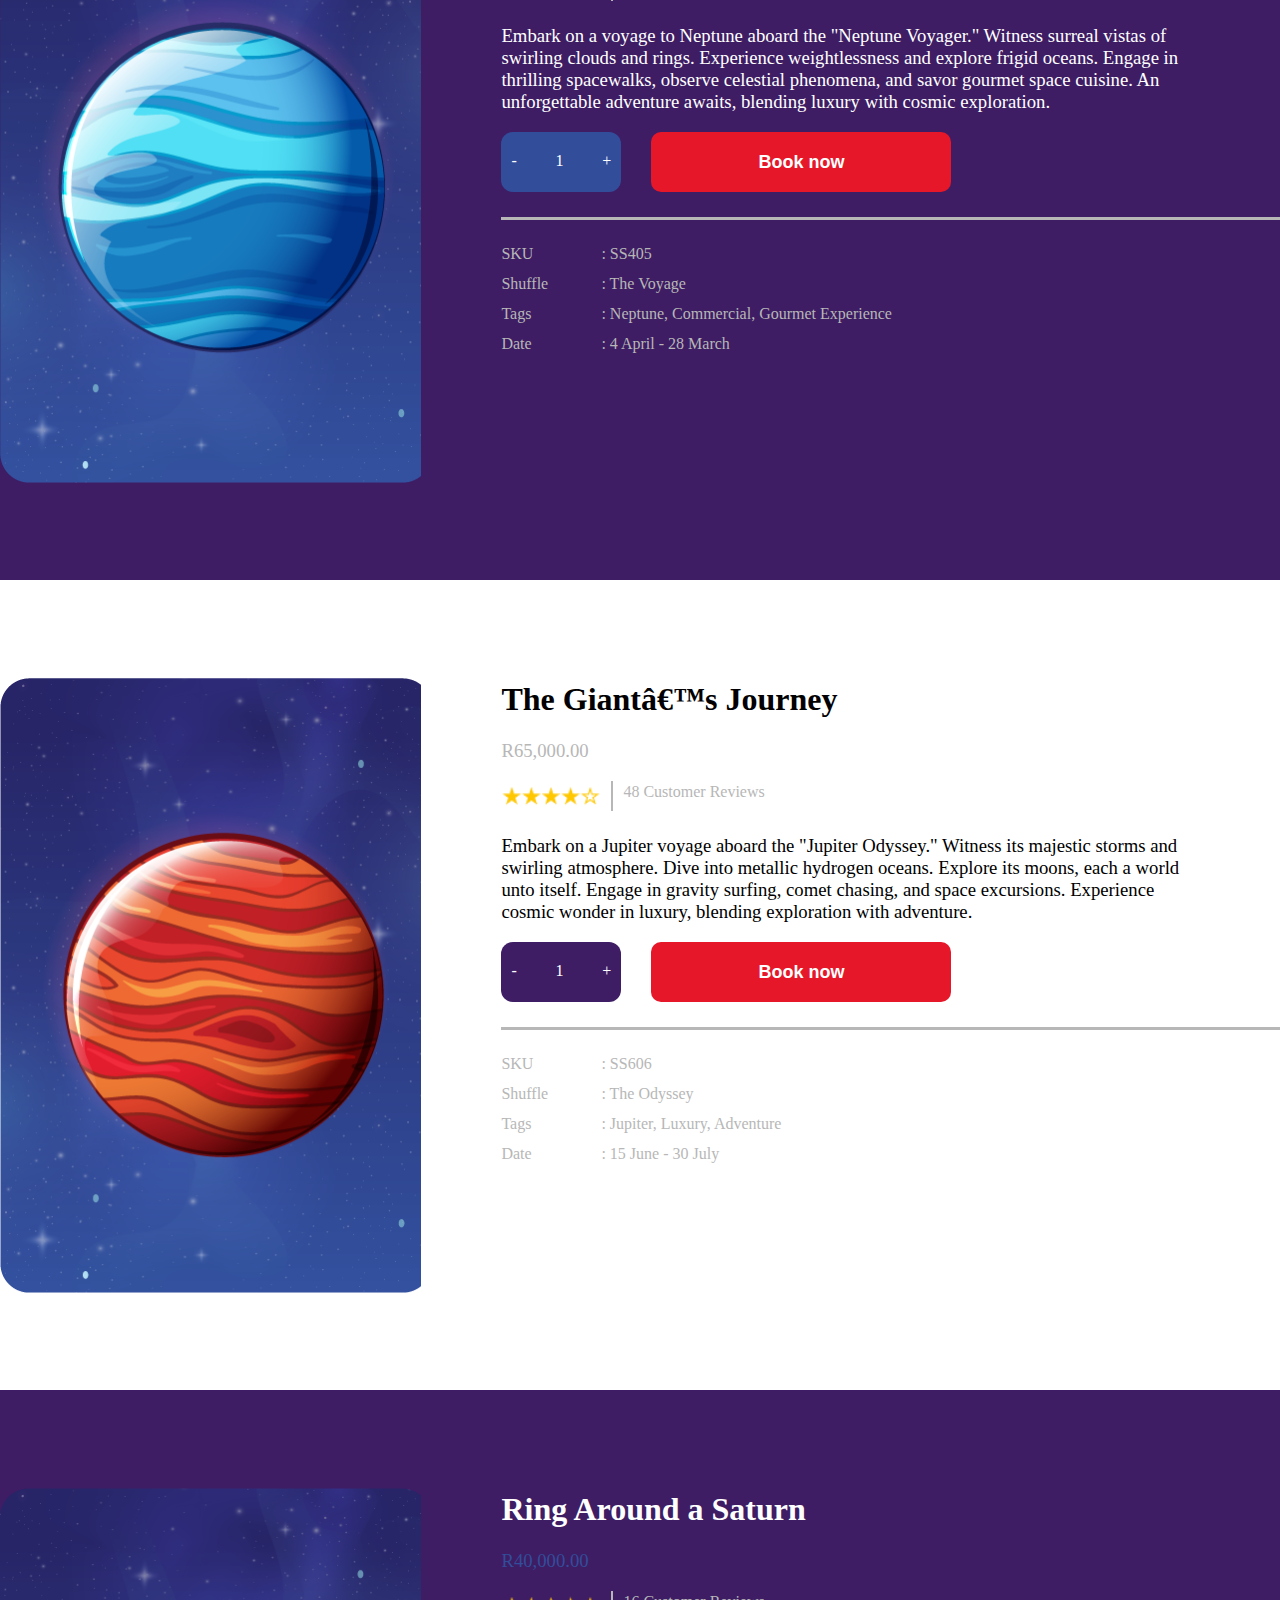
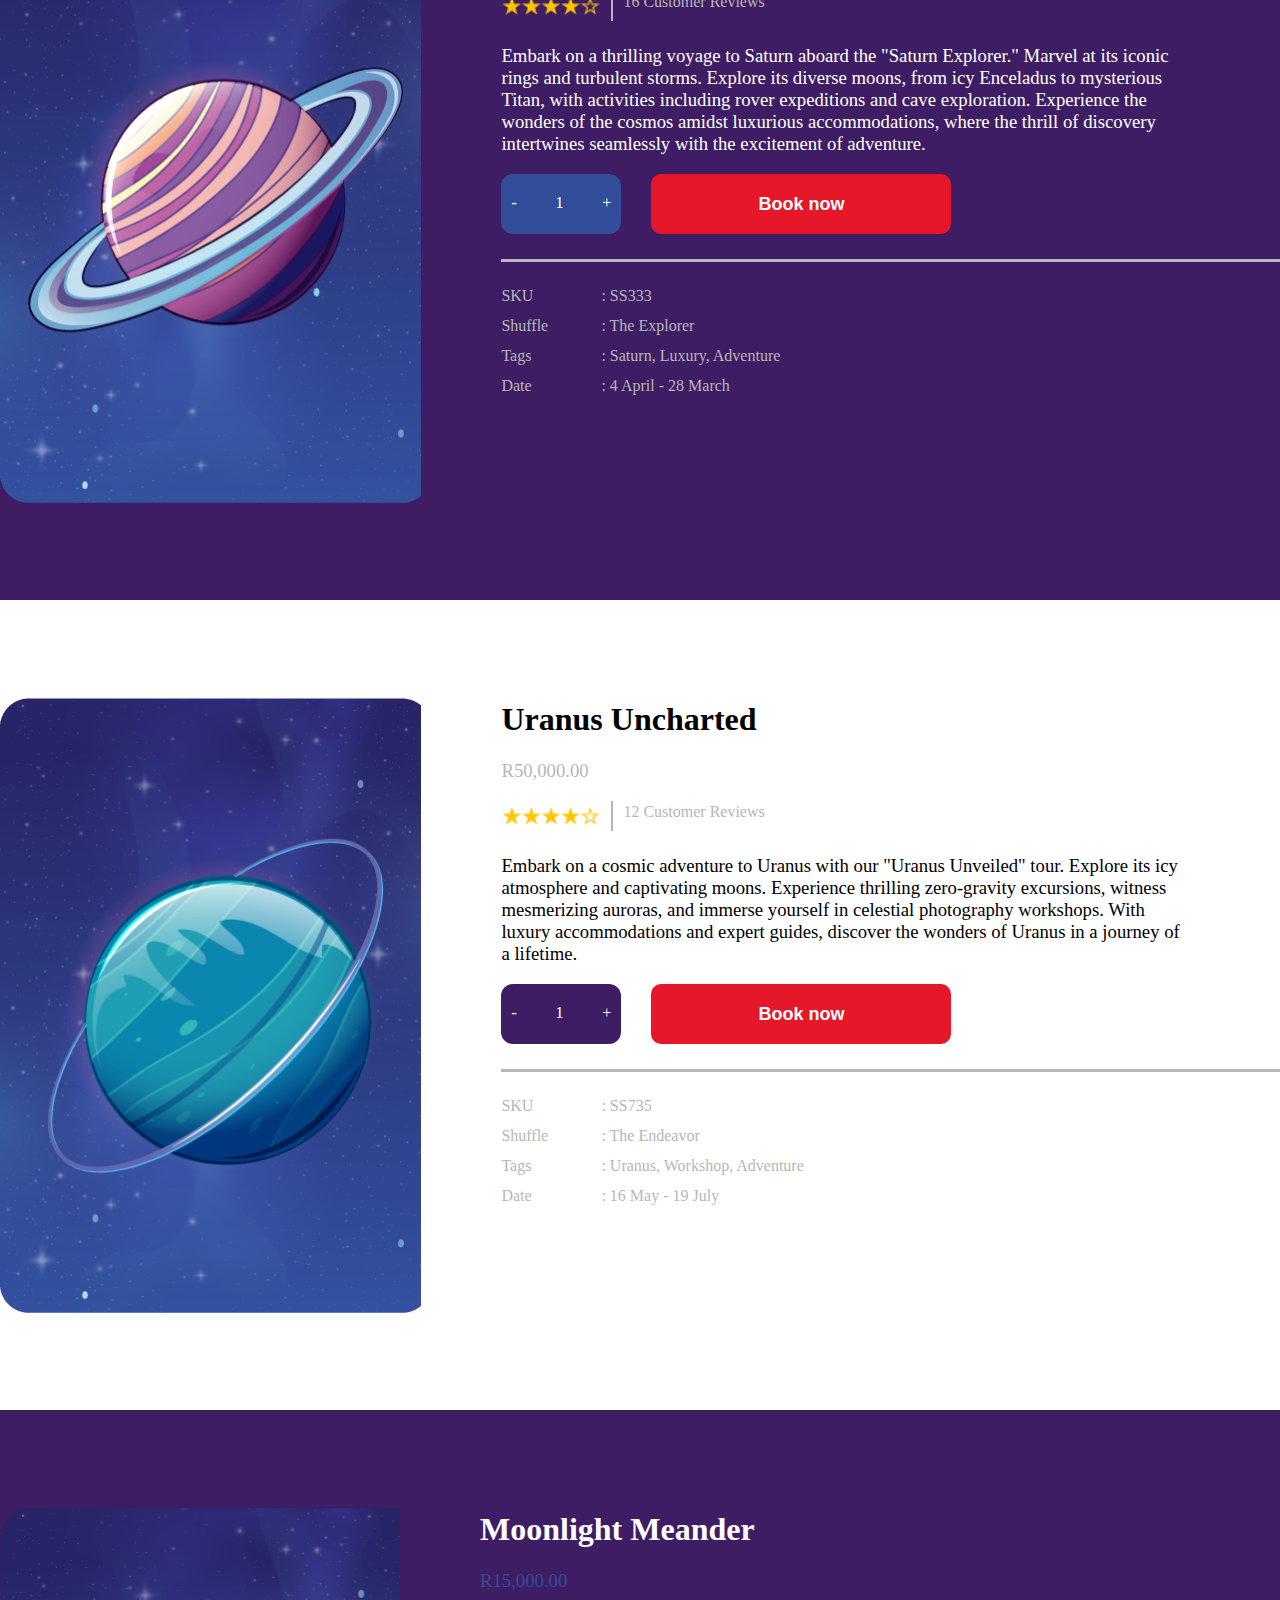
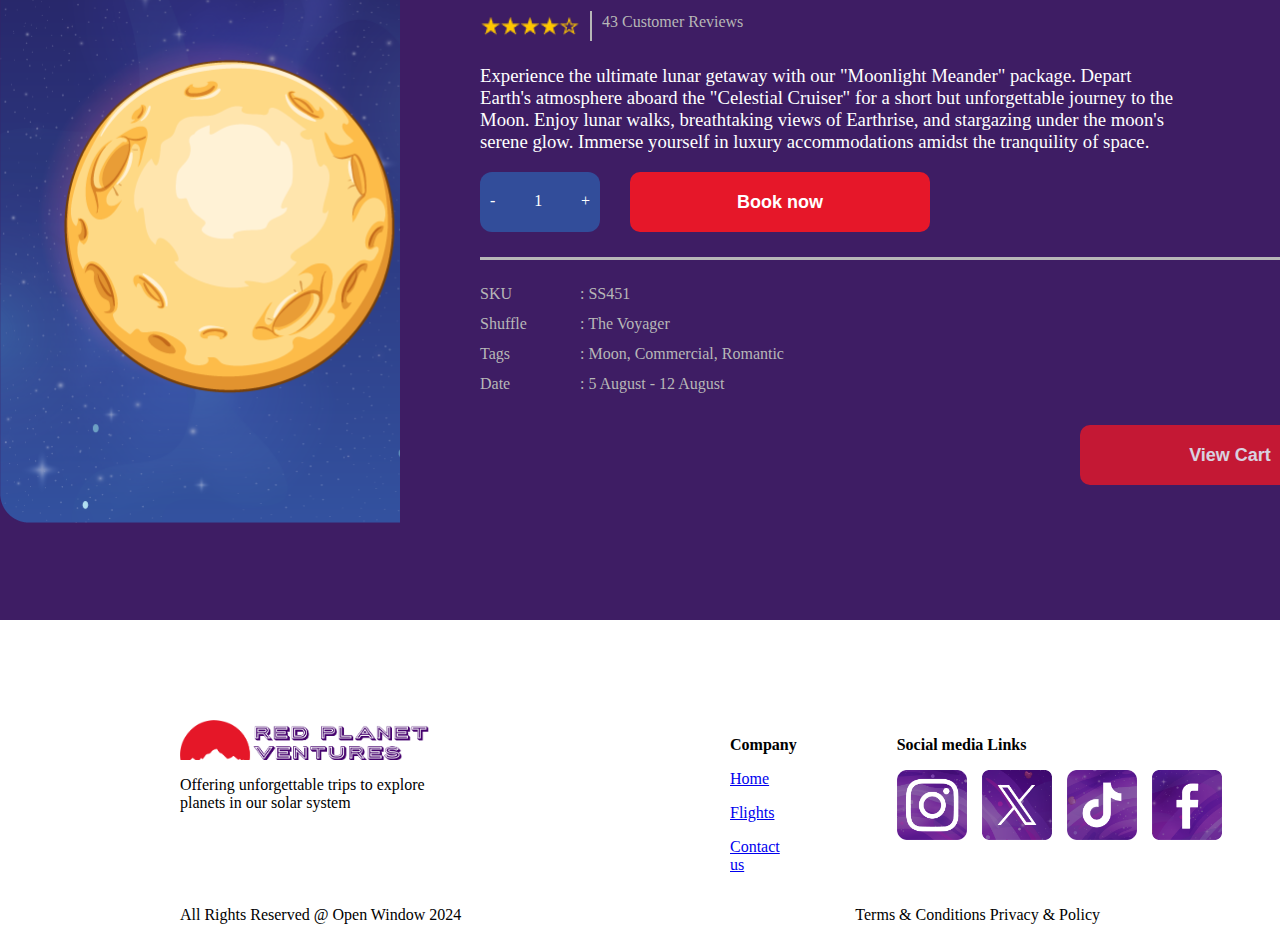
<file: John Dippenaar 231268 Term1_Task3/pages/flights.html>
<!DOCTYPE html>
<html>
<head>
    <meta charset="UFT-8">
    <meta http-equiv="X-UX-Compatible" content="IE-edge">

    <meta name="viewport" content="width-device-width, initial-scale-1.0">
    <meta name="keywords" content="HTML, CSS, Template, Bootstrap">
    <meta name="author" content="John , Dippenaar, 231268">

    <title>Red Planet Ventures</title>
    <link rel="preconnect" href="https://fonts.googleapis.com">
    <link rel="preconnect" href="https://fonts.gstatic.com" crossorigin>
    <link href="https://fonts.googleapis.com/css2?family=Roboto:ital,wght@0,100;0,300;0,400;0,500;0,700;0,900;1,100;1,300;1,400;1,500;1,700;1,900&family=Sacramento&display=swap" rel="stylesheet">
    <link rel="stylesheet" href="../css/flights.css">

</head>
<body> 

   
        <div class="imgTextOverlay">
            <nav>
                <div class="topNav">
                    
                    <div><a href="index.html"><img src="../Red Planet Ventures/Assets/Images/logo.png" width="250px"></a></div>
            
                    <div class="topNavRight">
            
                        <a href="../index.html">Home</a>
                        <a class="active" href="flights.html">Flights</a>
                        <a href="contact.html">Contact</a>
                    
                    <div class="topNavSearch">
                        <div class="box">
                            <a class="search.html">Search</a>
                        </div>
                    </div>
            </nav>
            
            <div class="LocalFont">
            <h1> BOOK A FLIGHT</h1>
            </div>
            
        </div>
        
                        
                        <div class="filterSection">
                            <div class="filterLeft">
                                <div class="filterLeftImage1">
                                    <img src="../Red Planet Ventures/Assets/Images/filter.png" width="20px" height="20px">
                                </div>
                                <div class="filterLeftText1">
                                    Filter
                                </div>
                            
                            <div class="filterLeftImage2">
                                <img src="../Red Planet Ventures/Assets/Images/filter2.png"
                                width="20px" height="20px">
                            </div>
                            <div class="filterLeftImage3">
                                <img src="../Red Planet Ventures/Assets/Images/filter3.png"
                                width="20px" height="20px">
                            </div>
                            <div class="filterLeftLineElement">
                                    <div class="filterLeftLine"><img src="../Red Planet Ventures/Assets/Images/filterLine.png" width="2px" height="30px">
                                        </div>
                                    </div>
                                    <div class="filterLeftText2">
                                      Showing 1-16 of 32 results
                                    </div>
                                    
                                </div> </div>
                            </div>
                            <div class="filterRight">
                                <div class="filterRightText1">
                                    Show
                                </div>
                            
                                <div class="box1">
                                    <a class="filterRightText2">6</a>
                                </div>
                                <div class="filterRightText3">
                                    Short by
                                </div>
                            
                                <div class="box2">
                                    <a class="filterRightText4">Default</a>
                                </div>
                                
                            </div>  
                        </div>
                            
                        <div style="height: 50px;"></div>
                        <!-- No.1 -->
                        <div class="flightCardItem">
                            <div class="flightCardImage1"></div>
                            <div class="flightCardDetails">
                                <h1>The Classic Mars Experience</h1>
                                <h3 style="color: #B7B7B7;">R25,000.00</h3>

                                <div class="flightCardRating">
                                    <div class="stars"></div>
                                    <div class="flightSeporate"></div>
                                    <p style="color: #B7B7B7; margin-top: 2px;">36 Customer Reviews</p>
                                </div>

                                <h3>
                                    Embark on a Mars vacation: red deserts, ancient relics, and towering 
                                    canyons await. Enjoy low-gravity hiking, rover trips to Olympus Mons, and 
                                    stargazing under Phobos and Deimos. Unforgettable adventures beckon 
                                    on the rust-colored landscapes of the Red Planet.
                                </h3>

                                <div class="flightCardCheckoutGroup">
                                    <div class="flightQuantity" style="background-color: #3e1d64">
                                        <div>-</div>
                                        <div>1</div>
                                        <div>+</div>
                                    </div>
                                    <div><button class="flightBook"><a href="">Book now</a></button></div>
                                </div>

                                <div class="seporatorLine"></div>

                                <div class="flightCardDetailsGroup">
                                    <div class="flightCardDetailsGroupLeft">SKU</div>
                                    <div class="flightCardDetailsGroupRight">:  SS001</div>
                                </div>
                                <div class="flightCardDetailsGroup">
                                    <div class="flightCardDetailsGroupLeft">Shuffle</div>
                                    <div class="flightCardDetailsGroupRight">: The Opulence</div>
                                </div>
                                <div class="flightCardDetailsGroup">
                                    <div class="flightCardDetailsGroupLeft">Tags</div>
                                    <div class="flightCardDetailsGroupRight">:  Mars, Luxury, Sale</div>
                                </div>
                                <div class="flightCardDetailsGroup">
                                    <div class="flightCardDetailsGroupLeft">Date</div>
                                    <div class="flightCardDetailsGroupRight">:  16 June - 19 July</div>
                                </div>
                            </div>
                        </div>

                        <!-- No.2 -->
                        <div class="flightCardItem" style="background-color: #3e1d64;">
                            <div class="flightCardImage2"></div>
                            <div class="flightCardDetails">
                                <h1 style="color: white;">Neptune’s Cosmic Dive</h1>
                                <h3 style="color: #324D9A;">R45,000.00</h3>

                                <div class="flightCardRating">
                                    <div class="stars"></div>
                                    <div class="flightSeporate"></div>
                                    <p style="color: #B7B7B7; margin-top: 2px;">24 Customer Reviews</p>
                                </div>

                                <h3 style="color: white;">
                                    Embark on a voyage to Neptune aboard the "Neptune Voyager." Witness 
                                    surreal vistas of swirling clouds and rings. Experience weightlessness and 
                                    explore frigid oceans. Engage in thrilling spacewalks, observe celestial 
                                    phenomena, and savor gourmet space cuisine. An unforgettable 
                                    adventure awaits, blending luxury with cosmic exploration.
                                </h3>

                                <div class="flightCardCheckoutGroup">
                                    <div class="flightQuantity" style="background-color: #324D9A;">
                                        <div>-</div>
                                        <div>1</div>
                                        <div>+</div>
                                    </div>
                                    <div><button class="flightBook"><a href="">Book now</a></button></div>
                                </div>

                                <div class="seporatorLine"></div>

                                <div class="flightCardDetailsGroup">
                                    <div class="flightCardDetailsGroupLeft">SKU</div>
                                    <div class="flightCardDetailsGroupRight">:  SS405</div>
                                </div>
                                <div class="flightCardDetailsGroup">
                                    <div class="flightCardDetailsGroupLeft">Shuffle</div>
                                    <div class="flightCardDetailsGroupRight">:  The Voyage</div>
                                </div>
                                <div class="flightCardDetailsGroup">
                                    <div class="flightCardDetailsGroupLeft">Tags</div>
                                    <div class="flightCardDetailsGroupRight">:  Neptune, Commercial, Gourmet Experience</div>
                                </div>
                                <div class="flightCardDetailsGroup">
                                    <div class="flightCardDetailsGroupLeft">Date</div>
                                    <div class="flightCardDetailsGroupRight">:  4 April - 28 March</div>
                                </div>
                            </div>
                        </div>
                        <!-- No.3 -->
                        <div class="flightCardItem">
                            <div class="flightCardImage3"></div>
                            <div class="flightCardDetails">
                                <h1>The  Giant’s  Journey</h1>
                                <h3 style="color: #B7B7B7;">R65,000.00</h3>

                                <div class="flightCardRating">
                                    <div class="stars"></div>
                                    <div class="flightSeporate"></div>
                                    <p style="color: #B7B7B7; margin-top: 2px;">48 Customer Reviews</p>
                                </div>

                                <h3>
                                    Embark on a Jupiter voyage aboard the "Jupiter Odyssey." Witness its 
                                    majestic storms and swirling atmosphere. Dive into metallic hydrogen 
                                    oceans. Explore its moons, each a world unto itself. Engage in gravity 
                                    surfing, comet chasing, and space excursions. Experience cosmic wonder 
                                    in luxury, blending exploration with adventure.
                                </h3>

                                <div class="flightCardCheckoutGroup">
                                    <div class="flightQuantity" style="background-color: #3e1d64;">
                                        <div>-</div>
                                        <div>1</div>
                                        <div>+</div>
                                    </div>
                                    <div><button class="flightBook"><a href="">Book now</a></button></div>
                                </div>

                                <div class="seporatorLine"></div>

                                <div class="flightCardDetailsGroup">
                                    <div class="flightCardDetailsGroupLeft">SKU</div>
                                    <div class="flightCardDetailsGroupRight">:  SS606</div>
                                </div>
                                <div class="flightCardDetailsGroup">
                                    <div class="flightCardDetailsGroupLeft">Shuffle</div>
                                    <div class="flightCardDetailsGroupRight">:  The Odyssey</div>
                                </div>
                                <div class="flightCardDetailsGroup">
                                    <div class="flightCardDetailsGroupLeft">Tags</div>
                                    <div class="flightCardDetailsGroupRight">:  Jupiter, Luxury, Adventure</div>
                                </div>
                                <div class="flightCardDetailsGroup">
                                    <div class="flightCardDetailsGroupLeft">Date</div>
                                    <div class="flightCardDetailsGroupRight">:  15 June - 30 July</div>
                                </div>
                            </div>
                        </div>
                        
                        <!-- No.4 -->
                         <div class="flightCardItem" style="background-color: #3e1d64;">
                            <div class="flightCardImage4"></div>
                            <div class="flightCardDetails">
                                <h1 style="color: white;">Ring  Around a Saturn</h1>
                                <h3 style="color: #324D9A;">R40,000.00</h3>

                                <div class="flightCardRating">
                                    <div class="stars"></div>
                                    <div class="flightSeporate"></div>
                                    <p style="color: #B7B7B7; margin-top: 2px;">16 Customer Reviews</p>
                                </div>

                                <h3 style="color: white;">
                                    Embark on a thrilling voyage to Saturn aboard the "Saturn Explorer." 
                                    Marvel at its iconic rings and turbulent storms. Explore its diverse moons, 
                                    from icy Enceladus to mysterious Titan, with activities including rover 
                                    expeditions and cave exploration. Experience the wonders of the cosmos 
                                    amidst luxurious accommodations, where the thrill of discovery 
                                    intertwines seamlessly with the excitement of adventure.
                                </h3>

                                <div class="flightCardCheckoutGroup">
                                    <div class="flightQuantity" style="background-color: #324D9A;">
                                        <div>-</div>
                                        <div>1</div>
                                        <div>+</div>
                                    </div>
                                    <div><button class="flightBook"><a href="">Book now</a></button></div>
                                </div>

                                <div class="seporatorLine"></div>

                                <div class="flightCardDetailsGroup">
                                    <div class="flightCardDetailsGroupLeft">SKU</div>
                                    <div class="flightCardDetailsGroupRight">:  SS333</div>
                                </div>
                                <div class="flightCardDetailsGroup">
                                    <div class="flightCardDetailsGroupLeft">Shuffle</div>
                                    <div class="flightCardDetailsGroupRight">:  The Explorer</div>
                                </div>
                                <div class="flightCardDetailsGroup">
                                    <div class="flightCardDetailsGroupLeft">Tags</div>
                                    <div class="flightCardDetailsGroupRight">:  Saturn, Luxury, Adventure</div>
                                </div>
                                <div class="flightCardDetailsGroup">
                                    <div class="flightCardDetailsGroupLeft">Date</div>
                                    <div class="flightCardDetailsGroupRight">:  4 April - 28 March</div>
                                </div>
                            </div>
                        </div>
                        <!-- No.5 -->
                        <div class="flightCardItem">
                            <div class="flightCardImage5"></div>
                            <div class="flightCardDetails">
                                <h1>Uranus Uncharted</h1>
                                <h3 style="color: #B7B7B7;">R50,000.00</h3>

                                <div class="flightCardRating">
                                    <div class="stars"></div>
                                    <div class="flightSeporate"></div>
                                    <p style="color: #B7B7B7; margin-top: 2px;">12 Customer Reviews</p>
                                </div>

                                <h3>
                                    Embark on a cosmic adventure to Uranus with our "Uranus Unveiled" tour. 
                                    Explore its icy atmosphere and captivating moons. Experience thrilling 
                                    zero-gravity excursions, witness mesmerizing auroras, and immerse 
                                    yourself in celestial photography workshops. With luxury 
                                    accommodations and expert guides, discover the wonders of Uranus in a 
                                    journey of a lifetime.
                                </h3>

                                <div class="flightCardCheckoutGroup">
                                    <div class="flightQuantity" style="background-color: #3e1d64;">
                                        <div>-</div>
                                        <div>1</div>
                                        <div>+</div>
                                    </div>
                                    <div><button class="flightBook"><a href="">Book now</a></button></div>
                                </div>

                                <div class="seporatorLine"></div>

                                <div class="flightCardDetailsGroup">
                                    <div class="flightCardDetailsGroupLeft">SKU</div>
                                    <div class="flightCardDetailsGroupRight">:  SS735</div>
                                </div>
                                <div class="flightCardDetailsGroup">
                                    <div class="flightCardDetailsGroupLeft">Shuffle</div>
                                    <div class="flightCardDetailsGroupRight">:  The Endeavor</div>
                                </div>
                                <div class="flightCardDetailsGroup">
                                    <div class="flightCardDetailsGroupLeft">Tags</div>
                                    <div class="flightCardDetailsGroupRight">:  Uranus, Workshop, Adventure</div>
                                </div>
                                <div class="flightCardDetailsGroup">
                                    <div class="flightCardDetailsGroupLeft">Date</div>
                                    <div class="flightCardDetailsGroupRight">:  16 May - 19 July</div>
                                </div>
                            </div>
                        </div>
                        
                        <!-- No.6 -->
        <div class="flightCardItem" style="background-color: #3e1d64;">
                            <div class="flightCardImage6"></div>
                            <div class="flightCardDetails">
                                <h1 style="color: white;">Moonlight Meander</h1>
                                <h3 style="color: #324D9A;">R15,000.00</h3>

                                <div class="flightCardRating">
                                    <div class="stars"></div>
                                    <div class="flightSeporate"></div>
                                    <p style="color: #B7B7B7; margin-top: 2px;">43 Customer Reviews</p>
                                </div>

                                <h3 style="color: white;">
                                    Experience the ultimate lunar getaway with our "Moonlight Meander" 
                                    package. Depart Earth's atmosphere aboard the "Celestial Cruiser" for a 
                                    short but unforgettable journey to the Moon. Enjoy lunar walks, 
                                    breathtaking views of Earthrise, and stargazing under the moon's serene 
                                    glow. Immerse yourself in luxury accommodations amidst the tranquility 
                                    of space.
                                </h3>

                                <div class="flightCardCheckoutGroup">
                                    <div class="flightQuantity" style="background-color: #324D9A;">
                                        <div>-</div>
                                        <div>1</div>
                                        <div>+</div>
                                    </div>
                                    <div><button class="flightBook"><a href="">Book now</a></button></div>
                                </div>

                                <div class="seporatorLine"></div>

                                <div class="flightCardDetailsGroup">
                                    <div class="flightCardDetailsGroupLeft">SKU</div>
                                    <div class="flightCardDetailsGroupRight">:  SS451</div>
                                </div>
                                <div class="flightCardDetailsGroup">
                                    <div class="flightCardDetailsGroupLeft">Shuffle</div>
                                    <div class="flightCardDetailsGroupRight">:  The Voyager</div>
                                </div>
                                <div class="flightCardDetailsGroup">
                                    <div class="flightCardDetailsGroupLeft">Tags</div>
                                    <div class="flightCardDetailsGroupRight">:  Moon, Commercial, Romantic</div>
                                </div>
                                <div class="flightCardDetailsGroup">
                                    <div class="flightCardDetailsGroupLeft">Date</div>
                                    <div class="flightCardDetailsGroupRight">:  5 August - 12 August</div>
                                </div>
                                <div class="button2">
                                    <div><button class="flightBook"><a href="">View Cart</a></button></div>
                                </div>
                            </div>
                        </div>

                        <footer>
                            <div class="footerTop">
                                <div class="footer1">
                                    <div class="footerImg"></div>
                                    <p>
                                        Offering unforgettable trips to explore planets in our solar system
                                    </p>
                                </div>
                                <div class="footer2">
                                    <p><strong>Company</strong></p>
                                    <p><a href="../index.html">Home</a></p>
                                    <p><a href="flights.html">Flights</a></p>
                                    <p><a href="contact.html">Contact us</a></p>
                                </div>
                                <div class="footer3">
                                    <p>Social media Links</p>
                                     <div class="contactSocialIconsRow">
                                        <a href="https://www.instagram.com/openwindowinstitute/" class="contactSocialImage1"></a>
                                        <a href="https://x.com/open_window_" class="contactSocialImage2"></a>
                                        <a href="https://www.tiktok.com/@open_window_?is_from_webapp=1&sender_device=pc" class="contactSocialImage3"></a>
                                        <a href="https://www.facebook.com/theopenwindow/" class="contactSocialImage4"></a>
                                    </div>
                                </div>
                            </div>
                            <div class="footerBottom">
                                <div><p>All Rights Reserved @ Open Window 2024</p></div>
                                <div><p>Terms & Conditions Privacy & Policy</p></div>
                            </div>
                        </footer>
       
            </body>
</html>
</file>
<file: css/contact.css>
body {
  font-family: poppins;
  margin-top: 0%;
  margin-bottom: 0%;
  margin-left: 0%;
  margin-right: 0%;
}

.topNav {
  overflow: hidden;
  background-color: rgba(255, 255, 255, 0.75);
  border-radius: 32px;
  border-left: 20px;
  padding-left: 25px;
  margin-left: 80px;
  margin-right: 80px;
}

.topNav a {
  float: left;
  color: #000000;
  text-align: center;
  padding: 16px 16px;
  text-decoration: none;
  font-size: 17px;
}

.topNavRight {
  padding-left: 40%;
  padding-top: 15px;
}

.topNav a:hover {
  background-color: #ffffff;
  border-radius: 20px;
  color: black;
  opacity: 0.6;
}

.topNav a.active {
  color: #e61729;
  padding-top: 17px;
}
.topNavSearch {
  padding-left: 420px;
  border-radius: 32px;
  margin-right: 80px;
}

.box {
  background-color: #ffffff;
  position: absolute;
  height: 55px;
  width: 360px;
  margin-right: 200px;
  right: 80px;
  border-radius: 10px;
  margin-right: 80px;
}

.imgTextOverlay {
  width: 100%;
  height: 400px;
  background-image: url("../Red\ Planet\ Ventures/Assets/Images/headerbackBack.png");
  background-size: cover;
  padding-top: 50px;
}

.LocalFont h1 {
  font-family: "Porter Sans Block";
  font-size: 50px;
  color: #ffffff;
  text-align: center;
}

.LocalFont {
  margin: 0 auto;
  width: 400px;
  height: 50px;
  margin-top: 100px;
}

.contactMiddleSection {
  width: 100%;
  height: 500px;
  display: flex;
  justify-content: center;
  margin-top: 250px;
  margin-bottom: 50px;
}

.contactMiddleText {
  width: 600px;
  padding-right: 50px;
  padding-top: 50px;
}

.contactMiddleImage {
  width: 600px;
  height: 600px;
  background-image: url("../Red\ Planet\ Ventures/Assets/Images/contactImage.png");
  background-size: cover;
}

.contactSocialsSection {
  width: 100%;
  display: flex;
  justify-content: center;
  margin-top: 250px;
  margin-bottom: 50px;
}

.contactSocials {
  width: 550px;
  height: 500px;
  margin-right: 50px;
}

.contactSocialIconsRow {
  width: 550px;
  height: 74px;
  display: flex;
}

.contactSocialImage1 {
  width: 74px;
  height: 74px;
  background-image: url("../Red\ Planet\ Ventures/Assets/Images/smInstagram.png");
  background-size: cover;
  margin-right: 15px;
}
.contactSocialImage2 {
  width: 74px;
  height: 74px;
  background-image: url("../Red\ Planet\ Ventures/Assets/Images/smX.png");
  background-size: cover;
  margin-right: 15px;
}
.contactSocialImage3 {
  width: 74px;
  height: 74px;
  background-image: url("../Red\ Planet\ Ventures/Assets/Images/smTicktock.png");
  background-size: cover;
  margin-right: 15px;
}
.contactSocialImage4 {
  width: 74px;
  height: 74px;
  background-image: url("../Red\ Planet\ Ventures/Assets/Images/smFacebook.png");
  background-size: cover;
  margin-right: 15px;
}

.contactForm {
  width: 400px;
  background-color: red;
  padding-left: 40px;
  padding-right: 50px;
  padding-top: 25px;
  border-radius: 25px;
  background-image: url("../Red\ Planet\ Ventures/Assets/Images/formBack.png");
  background-size: cover;
}

.contactFormStyle h1 {
  color: white;
}
.contactFormStyle p {
  color: white;
}

.contactTextfield {
  width: 400px;
  height: 45px;
  border-radius: 10px;
  border-style: none;
}

fieldset {
  border: none !important;
  margin: 0 auto;
  min-width: 100%;
  width: 100%;
  height: 45px;
  padding: 0;
  margin-bottom: 25px;
}

.contactTextarea {
  height: 100px;
  width: 400px;
  border-radius: 10px;
  max-width: 100%;
  resize: none;
}

.contactFormButton {
  width: 120px;
  height: 55px;
  background-color: #e61729;
  color: white;
  border-radius: 10px;
  margin-top: 66px;
  margin-bottom: 40px;
  border-style: none;
}
.contactFormButton a {
  text-decoration: none;
  color: white;
}

footer {
  margin-top: 120px;
}

.footerTop {
  display: flex;
  justify-content: center;
  margin-top: 40px;
}

.footer1 {
  width: 250px;
  height: auto;
  margin-right: 200px;
}

.footerImg {
  width: 250px;
  height: 40px;
  background-image: url("../Red\ Planet\ Ventures/Assets/Images/logo.png");
  background-size: cover;
}

.footer2 {
  width: 200px;
}

.footer3 {
  width: 400px;
}

.contactSocialIconsRow {
  width: 550px;
  height: 50px;
  display: flex;
}

.contactSocialImage1 {
  width: 50px;
  height: 50px;
  background-image: url("../Red\ Planet\ Ventures/Assets/Images/smInstagram.png");
  background-size: cover;
  margin-right: 15px;
}
.contactSocialImage2 {
  width: 50px;
  height: 50px;
  background-image: url("../Red\ Planet\ Ventures/Assets/Images/smX.png");
  background-size: cover;
  margin-right: 15px;
}
.contactSocialImage3 {
  width: 50px;
  height: 50px;
  background-image: url("../Red\ Planet\ Ventures/Assets/Images/smTicktock.png");
  background-size: cover;
  margin-right: 15px;
}
.contactSocialImage4 {
  width: 50px;
  height: 50px;
  background-image: url("../Red\ Planet\ Ventures/Assets/Images/smFacebook.png");
  background-size: cover;
  margin-right: 15px;
}

.footerBottom {
  display: flex;
  justify-content: space-between;
  padding-left: 80px;
  padding-right: 80px;
}
</file>
<file: css/flights.css>
body {
  font-family: poppins;
  margin-top: 0%;
  margin-bottom: 0%;
  margin-left: 0%;
  margin-right: 0%;
}

.topNav {
  overflow: hidden;
  background-color: rgba(255, 255, 255, 0.75);
  border-radius: 32px;
  border-left: 20px;
  padding-left: 25px;
  margin-left: 80px;
  margin-right: 80px;
}

.topNav a {
  float: left;
  color: #000000;
  text-align: center;
  padding: 16px 16px;
  text-decoration: none;
  font-size: 17px;
}

.topNavRight {
  padding-left: 40%;
  padding-top: 15px;
}

.topNav a:hover {
  background-color: #ffffff;
  border-radius: 20px;
  color: black;
  opacity: 0.6;
}

.topNav a.active {
  color: #e61729;
  padding-top: 17px;
}
.topNavSearch {
  padding-left: 420px;
  border-radius: 32px;
  margin-right: 80px;
}

.box {
  background-color: #ffffff;
  position: absolute;
  height: 55px;
  width: 360px;
  margin-right: 200px;
  right: 80px;
  border-radius: 10px;
  margin-right: 80px;
}

.imgTextOverlay {
  width: 100%;
  height: 400px;
  background-image: url("../Red\ Planet\ Ventures/Assets/Images/headerbackBack.png");
  background-size: cover;
  padding-top: 50px;
}

.LocalFont h1 {
  font-family: "Porter Sans Block";
  font-size: 50px;
  color: #ffffff;
  text-align: center;
  margin-top: 100px;
}

.filterSection {
  display: flex;
  justify-content: space-between;
  background-color: #3e1d64;
  width: 100%;
  height: 80px;
}

.filterLeft {
  display: flex;
  margin-left: 80px;
}

.filterLeftImage1 {
  width: 20px;
  height: 20px;
  margin-right: 40px;
  padding-top: 30px;
}

.filterLeftText1 {
  width: 50px;
  height: 20px;
  padding-top: 30px;
  color: #ffffff;
}

.filterLeftImage2 {
  width: 20px;
  height: 20px;
  margin-left: 40px;
  padding-top: 30px;
}

.filterLeftImage3 {
  width: 20px;
  height: 20px;
  margin-left: 40px;
  padding-top: 30px;
}

.filterLeftLineElement {
  width: 40px;
  height: 40px;
  padding-top: 25px;
}

.filterLeftLine {
  width: 2px;
  height: 30px;
  margin-left: 40px;
}

.filterLeftText2 {
  height: 20px;
  padding-top: 30px;
  color: #ffffff;
  margin-left: 40px;
}

.filterRight {
  display: flex;
  justify-content: flex-end;
  margin-top: -80px;
  padding-top: 30px;
  margin-right: 30px;
}

.filterRightText1 {
  width: 50px;
  height: 20px;
  margin-right: 20px;
  color: #ffffff;
}

.box1 {
  height: 40px;
  width: 40px;
  border-radius: 10px;
  margin-top: -10px;
  background-color: #ffffff;
  margin-right: 300px;
  opacity: 0.8;
}

.filterRightText2 {
  width: 15px;
  height: 15px;
  margin-left: 15px;
  margin-top: 8px;
  position: absolute;
  color: #3e1d64;
}

.box2 {
  height: 40px;
  width: 100px;
  border-radius: 10px;
  margin-top: -10px;
  background-color: #ffffff;
  position: absolute;
  margin-right: 80px;
  opacity: 0.8;
}

.filterRightText3 {
  height: 15px;
  margin-left: 15px;
  position: absolute;
  margin-right: 200px;
  color: #ffffff;
}
.filterRightText4 {
  height: 15px;
  margin-left: 20px;
  position: absolute;
  margin-right: 100px;
  margin-top: 8px;
  color: #3e1d64;
}

.flightCardItem {
  display: flex;
  align-items: center;
  justify-content: center;
  width: 100%;
  padding-top: 80px;
  padding-bottom: 80px;
}

.flightCardImage1 {
  width: 433px;
  height: 615px;
  background-image: url("../Red\ Planet\ Ventures/Assets/Images/flighhtMars.png");
  background-size: cover;
}
.flightCardImage2 {
  width: 433px;
  height: 615px;
  background-image: url("../Red\ Planet\ Ventures/Assets/Images/flightNeptune.png");
  background-size: cover;
}
.flightCardImage3 {
  width: 433px;
  height: 615px;
  background-image: url("../Red\ Planet\ Ventures/Assets/Images/flightJupiter.png");
  background-size: cover;
}
.flightCardImage4 {
  width: 433px;
  height: 615px;
  background-image: url("../Red\ Planet\ Ventures/Assets/Images/flightSaturn.png");
  background-size: cover;
}
.flightCardImage5 {
  width: 433px;
  height: 615px;
  background-image: url("../Red\ Planet\ Ventures/Assets/Images/flightUranus.png");
  background-size: cover;
}
.flightCardImage6 {
  width: 433px;
  height: 615px;
  background-image: url("../Red\ Planet\ Ventures/Assets/Images/flightMoon.png");
  background-size: cover;
}

.flightCardDetails {
  width: 800px;
  height: 650px;
  margin-left: 80px;
}

.flightCardRating {
  display: flex;
}

.stars {
  width: 100px;
  height: 20px;
  background-image: url("../Red\ Planet\ Ventures/Assets/Images/stars.png");
  background-size: cover;
  margin-right: 10px;
  margin-top: 5px;
}

.flightSeporate {
  width: 2px;
  height: 30px;
  background-color: #b7b7b7;
  margin-right: 10px;
}

.flightCardCheckoutGroup {
  display: flex;
}

.flightQuantity {
  width: 100px;
  height: 55px;
  display: flex;
  justify-content: space-between;
  padding-top: 30px;
  color: white;
  padding-left: 10px;
  padding-right: 10px;
  border-radius: 12px;
  margin-right: 30px;
}

.flightBook {
  width: auto;
  height: 86px;
  background-color: #e61729;
  border-radius: 10px;
  border-style: none;
  padding-left: 60px;
  padding-right: 60px;
}
.flightBook a {
  text-decoration: none;
  color: white;
}

.flightCardDetailsGroup {
  display: flex;
  width: 398px;
}

.seporatorLine {
  width: 100%;
  height: 3px;
  background-color: #b7b7b7;
  margin-top: 25px;
  margin-bottom: 25px;
}

.flightCardDetailsGroupLeft {
  width: 100px;
  height: 30px;
  color: #b7b7b7;
}

.flightCardDetailsGroupRight {
  width: auto;
  height: 30px;
  color: #b7b7b7;
}

.footerTop {
  display: flex;
  justify-content: center;
  margin-top: 40px;
}

.footer1 {
  width: 250px;
  height: auto;
  margin-right: 200px;
}

.footerImg {
  width: 250px;
  height: 40px;
  background-image: url("../Red\ Planet\ Ventures/Assets/Images/logo.png");
  background-size: cover;
}

.footer2 {
  width: 200px;
}

.footer3 {
  width: 400px;
}

.contactSocialIconsRow {
  width: 550px;
  height: 50px;
  display: flex;
}

.contactSocialImage1 {
  width: 50px;
  height: 50px;
  background-image: url("../Red\ Planet\ Ventures/Assets/Images/smInstagram.png");
  background-size: cover;
  margin-right: 15px;
}
.contactSocialImage2 {
  width: 50px;
  height: 50px;
  background-image: url("../Red\ Planet\ Ventures/Assets/Images/smX.png");
  background-size: cover;
  margin-right: 15px;
}
.contactSocialImage3 {
  width: 50px;
  height: 50px;
  background-image: url("../Red\ Planet\ Ventures/Assets/Images/smTicktock.png");
  background-size: cover;
  margin-right: 15px;
}
.contactSocialImage4 {
  width: 50px;
  height: 50px;
  background-image: url("../Red\ Planet\ Ventures/Assets/Images/smFacebook.png");
  background-size: cover;
  margin-right: 15px;
}

.footerBottom {
  display: flex;
  justify-content: space-between;
  padding-left: 80px;
  padding-right: 80px;
}
</file>
<file: John Dippenaar 231268 Term1_Task3/css/contact.css>
body {
  font-family: poppins;
  margin-top: 0%;
  margin-bottom: 0%;
  margin-left: 0%;
  margin-right: 0%;
}

.topNav {
  overflow: hidden;
  background-color: rgba(255, 255, 255, 0.75);
  border-radius: 32px;
  border-left: 20px;
  padding-left: 25px;
  margin-left: 80px;
  margin-right: 80px;
}

.topNav a {
  float: left;
  color: #000000;
  text-align: center;
  padding: 16px 16px;
  text-decoration: none;
  font-size: 17px;
}

.topNavRight {
  padding-left: 40%;
  padding-top: 15px;
}

.topNav a:hover {
  background-color: #ffffff;
  border-radius: 20px;
  color: black;
  opacity: 0.6;
}

.topNav a.active {
  color: #e61729;
  padding-top: 17px;
}
.topNavSearch {
  padding-left: 420px;
  border-radius: 32px;
  margin-right: 80px;
}

.box {
  background-color: #ffffff;
  position: absolute;
  height: 55px;
  width: 360px;
  margin-right: 200px;
  right: 80px;
  border-radius: 10px;
  margin-right: 80px;
}

.imgTextOverlay {
  width: 100%;
  height: 400px;
  background-image: url("../Red\ Planet\ Ventures/Assets/Images/headerbackBack.png");
  background-size: cover;
  padding-top: 50px;
}

.LocalFont h1 {
  font-family: "Porter Sans Block";
  font-size: 50px;
  color: #ffffff;
  text-align: center;
}

.LocalFont {
  margin: 0 auto;
  width: 400px;
  height: 50px;
  margin-top: 100px;
}

.contactMiddleSection {
  width: 100%;
  height: 500px;
  display: flex;
  justify-content: center;
  margin-top: 250px;
  margin-bottom: 50px;
}

.contactMiddleText {
  width: 600px;
  padding-right: 50px;
  padding-top: 50px;
}
.contactMiddleText p {
  color: #324d9a;
  font-weight: 500;
}

.contactMiddleImage {
  width: 600px;
  height: 600px;
  background-image: url("../Red\ Planet\ Ventures/Assets/Images/contactImage.png");
  background-size: cover;
}

.contactSocialsSection {
  width: 100%;
  display: flex;
  justify-content: center;
  margin-top: 250px;
  margin-bottom: 50px;
}

.contactSocials {
  width: 550px;
  height: 500px;
  margin-right: 50px;
}
.visitUs {
  margin-top: 45px;
  color: #324d9a;
  font-weight: 500;
}
.location {
  margin-top: -20px;
}

.contactSocialIconsRow {
  width: 550px;
  height: 74px;
  display: flex;
}

.contactSocialImage1 {
  width: 74px;
  height: 74px;
  background-image: url("../Red\ Planet\ Ventures/Assets/Images/smInstagram.png");
  background-size: cover;
  margin-right: 15px;
}
.contactSocialImage2 {
  width: 74px;
  height: 74px;
  background-image: url("../Red\ Planet\ Ventures/Assets/Images/smX.png");
  background-size: cover;
  margin-right: 15px;
}
.contactSocialImage3 {
  width: 74px;
  height: 74px;
  background-image: url("../Red\ Planet\ Ventures/Assets/Images/smTicktock.png");
  background-size: cover;
  margin-right: 15px;
}
.contactSocialImage4 {
  width: 74px;
  height: 74px;
  background-image: url("../Red\ Planet\ Ventures/Assets/Images/smFacebook.png");
  background-size: cover;
  margin-right: 15px;
}

.contactForm {
  width: 550px;
  background-color: red;
  padding-right: 40px;
  margin-left: 40px;
  padding-top: 25px;
  border-radius: 25px;
  background-image: url("../Red\ Planet\ Ventures/Assets/Images/formBack.png");
  background-size: cover;
}
.contactFormStyle {
  margin-left: 90px;
}

.contactFormStyle h1 {
  color: white;
}
.contactFormStyle p {
  color: white;
}

.contactTextfield {
  width: 400px;
  height: 45px;
  border-radius: 10px;
  border-style: none;
  padding-left: 20px;
  padding-right: 20px;
  font-family: roboto;
}

fieldset {
  border: none !important;
  margin: 0 auto;
  min-width: 100%;
  width: 100%;
  height: 45px;
  padding: 0;
  margin-bottom: 25px;
}

.contactTextarea {
  height: 100px;
  width: 400px;
  border-radius: 10px;
  max-width: 100%;
  resize: none;
  padding-left: 20px;
  padding-right: 20px;
  padding-top: 15px;
  font-family: roboto;
}

.contactFormButton {
  width: 200px;
  height: 55px;
  background-color: #e61729;
  color: white;
  border-radius: 10px;
  margin-top: 66px;
  margin-bottom: 60px;
  border-style: none;
  font-weight: bold;
  margin-top: 90px;
}
.contactFormButton a {
  text-decoration: none;
  color: white;
}

footer {
  margin-top: 100px;
}

.footerTop {
  display: flex;
  margin-left: 180px;
}

.footer1 {
  width: 250px;
  height: auto;
  margin-right: 200px;
}

.footerImg {
  width: 250px;
  height: 40px;
  background-image: url("/Red\ Planet\ Ventures/Assets/Images/logo.png");
  background-size: cover;
}

.footer2 {
  width: 200px;
  margin-left: 100px;
  text-decoration: none;
}

.footer3 {
  width: 400px;
  margin-left: 100px;
  font-weight: bold;
}

.contactSocialIconsRow {
  width: 550px;
  height: 50px;
  display: flex;
}

.contactSocialImage1 {
  width: 70px;
  height: 70px;
  background-image: url("/Red\ Planet\ Ventures/Assets/Images/smInstagram.png");
  background-size: cover;
  margin-right: 15px;
}
.contactSocialImage2 {
  width: 70px;
  height: 70px;
  background-image: url("/Red\ Planet\ Ventures/Assets/Images/smX.png");
  background-size: cover;
  margin-right: 15px;
}
.contactSocialImage3 {
  width: 70px;
  height: 70px;
  background-image: url("/Red\ Planet\ Ventures/Assets/Images/smTicktock.png");
  background-size: cover;
  margin-right: 15px;
}
.contactSocialImage4 {
  width: 70px;
  height: 70px;
  background-image: url("/Red\ Planet\ Ventures/Assets/Images/smFacebook.png");
  background-size: cover;
  margin-right: 15px;
}

.footerBottom {
  display: flex;
  justify-content: space-between;
  padding-left: 180px;
  padding-right: 180px;
}
</file>
<file: John Dippenaar 231268 Term1_Task3/css/flights.css>
body {
  font-family: poppins;
  margin-top: 0%;
  margin-bottom: 0%;
  margin-left: 0%;
  margin-right: 0%;
}

.topNav {
  overflow: hidden;
  background-color: rgba(255, 255, 255, 0.75);
  border-radius: 32px;
  border-left: 20px;
  padding-left: 25px;
  margin-left: 80px;
  margin-right: 80px;
}

.topNav a {
  float: left;
  color: #000000;
  text-align: center;
  padding: 16px 16px;
  text-decoration: none;
  font-size: 17px;
}

.topNavRight {
  padding-left: 40%;
  padding-top: 15px;
}

.topNav a:hover {
  background-color: #ffffff;
  border-radius: 20px;
  color: black;
  opacity: 0.6;
}

.topNav a.active {
  color: #e61729;
  padding-top: 17px;
}
.topNavSearch {
  padding-left: 420px;
  border-radius: 32px;
  margin-right: 80px;
}

.box {
  background-color: #ffffff;
  position: absolute;
  height: 55px;
  width: 360px;
  margin-right: 200px;
  right: 80px;
  border-radius: 10px;
  margin-right: 80px;
}

.imgTextOverlay {
  width: 100%;
  height: 400px;
  background-image: url("../Red\ Planet\ Ventures/Assets/Images/headerbackBack.png");
  background-size: cover;
  padding-top: 50px;
}

.LocalFont h1 {
  font-family: "Porter Sans Block";
  font-size: 50px;
  color: #ffffff;
  text-align: center;
  margin-top: 100px;
}

.filterSection {
  display: flex;
  justify-content: space-between;
  background-color: #3e1d64;
  width: 100%;
  height: 80px;
}

.filterLeft {
  display: flex;
  margin-left: 80px;
}

.filterLeftImage1 {
  width: 20px;
  height: 20px;
  margin-right: 40px;
  padding-top: 30px;
}

.filterLeftText1 {
  width: 50px;
  height: 20px;
  padding-top: 30px;
  color: #ffffff;
}

.filterLeftImage2 {
  width: 20px;
  height: 20px;
  margin-left: 40px;
  padding-top: 30px;
}

.filterLeftImage3 {
  width: 20px;
  height: 20px;
  margin-left: 40px;
  padding-top: 30px;
}

.filterLeftLineElement {
  width: 40px;
  height: 40px;
  padding-top: 25px;
}

.filterLeftLine {
  width: 2px;
  height: 30px;
  margin-left: 40px;
}

.filterLeftText2 {
  height: 20px;
  padding-top: 30px;
  color: #ffffff;
  margin-left: 40px;
}

.filterRight {
  display: flex;
  justify-content: flex-end;
  margin-top: -80px;
  padding-top: 30px;
  margin-right: 30px;
}

.filterRightText1 {
  width: 50px;
  height: 20px;
  margin-right: 20px;
  color: #ffffff;
}

.box1 {
  height: 40px;
  width: 40px;
  border-radius: 10px;
  margin-top: -10px;
  background-color: #ffffff;
  margin-right: 300px;
  opacity: 0.8;
}

.filterRightText2 {
  width: 15px;
  height: 15px;
  margin-left: 15px;
  margin-top: 8px;
  position: absolute;
  color: #3e1d64;
}

.box2 {
  height: 40px;
  width: 100px;
  border-radius: 10px;
  margin-top: -10px;
  background-color: #ffffff;
  position: absolute;
  margin-right: 80px;
  opacity: 0.8;
}

.filterRightText3 {
  height: 15px;
  margin-left: 15px;
  position: absolute;
  margin-right: 200px;
  color: #ffffff;
}
.filterRightText4 {
  height: 15px;
  margin-left: 20px;
  position: absolute;
  margin-right: 100px;
  margin-top: 8px;
  color: #3e1d64;
}

.flightCardItem {
  display: flex;
  align-items: center;
  justify-content: center;
  width: 100%;
  padding-top: 80px;
  padding-bottom: 80px;
}

.flightCardImage1 {
  width: 433px;
  height: 615px;
  background-image: url("../Red\ Planet\ Ventures/Assets/Images/flighhtMars.png");
  background-size: cover;
}
.flightCardImage2 {
  width: 433px;
  height: 615px;
  background-image: url("../Red\ Planet\ Ventures/Assets/Images/flightNeptune.png");
  background-size: cover;
}
.flightCardImage3 {
  width: 433px;
  height: 615px;
  background-image: url("../Red\ Planet\ Ventures/Assets/Images/flightJupiter.png");
  background-size: cover;
}
.flightCardImage4 {
  width: 433px;
  height: 615px;
  background-image: url("../Red\ Planet\ Ventures/Assets/Images/flightSaturn.png");
  background-size: cover;
}
.flightCardImage5 {
  width: 433px;
  height: 615px;
  background-image: url("../Red\ Planet\ Ventures/Assets/Images/flightUranus.png");
  background-size: cover;
}
.flightCardImage6 {
  width: 433px;
  height: 615px;
  background-image: url("../Red\ Planet\ Ventures/Assets/Images/flightMoon.png");
  background-size: cover;
}

.flightCardDetails {
  width: 800px;
  height: 650px;
  margin-left: 80px;
}
h3 {
  font-weight: 500;
  padding-right: 100px;
}

.flightCardRating {
  display: flex;
}

.stars {
  width: 100px;
  height: 20px;
  background-image: url("../Red\ Planet\ Ventures/Assets/Images/stars.png");
  background-size: cover;
  margin-right: 10px;
  margin-top: 5px;
}

.flightSeporate {
  width: 2px;
  height: 30px;
  background-color: #b7b7b7;
  margin-right: 10px;
}

.flightCardCheckoutGroup {
  display: flex;
}

.flightQuantity {
  width: 100px;
  height: 40px;
  display: flex;
  justify-content: space-between;
  padding-top: 20px;
  color: white;
  padding-left: 10px;
  padding-right: 10px;
  border-radius: 12px;
  margin-right: 30px;
}

.flightBook {
  width: 300px;
  height: 60px;
  background-color: #e61729;
  border-radius: 10px;
  border-style: none;
  padding-left: 60px;
  padding-right: 60px;
}

.button2 {
  opacity: 0.8;
  padding-left: 600px;
  text-decoration: none;
  padding-top: 20px;
}
.flightBook a {
  text-decoration: none;
  color: white;
  font-size: 18px;
  font-weight: bold;
}

.flightCardDetailsGroup {
  display: flex;
  width: 700px;
}

.seporatorLine {
  width: 100%;
  height: 3px;
  background-color: #b7b7b7;
  margin-top: 25px;
  margin-bottom: 25px;
}

.flightCardDetailsGroupLeft {
  width: 100px;
  height: 30px;
  color: #b7b7b7;
}

.flightCardDetailsGroupRight {
  width: auto;
  height: 30px;
  color: #b7b7b7;
}

footer {
  margin-top: 100px;
}

.footerTop {
  display: flex;
  margin-left: 180px;
}

.footer1 {
  width: 250px;
  height: auto;
  margin-right: 200px;
}

.footerImg {
  width: 250px;
  height: 40px;
  background-image: url("/Red\ Planet\ Ventures/Assets/Images/logo.png");
  background-size: cover;
}

.footer2 {
  width: 200px;
  margin-left: 100px;
  text-decoration: none;
}

.footer3 {
  width: 400px;
  margin-left: 100px;
  font-weight: bold;
}

.contactSocialIconsRow {
  width: 550px;
  height: 50px;
  display: flex;
}

.contactSocialImage1 {
  width: 70px;
  height: 70px;
  background-image: url("/Red\ Planet\ Ventures/Assets/Images/smInstagram.png");
  background-size: cover;
  margin-right: 15px;
}
.contactSocialImage2 {
  width: 70px;
  height: 70px;
  background-image: url("/Red\ Planet\ Ventures/Assets/Images/smX.png");
  background-size: cover;
  margin-right: 15px;
}
.contactSocialImage3 {
  width: 70px;
  height: 70px;
  background-image: url("/Red\ Planet\ Ventures/Assets/Images/smTicktock.png");
  background-size: cover;
  margin-right: 15px;
}
.contactSocialImage4 {
  width: 70px;
  height: 70px;
  background-image: url("/Red\ Planet\ Ventures/Assets/Images/smFacebook.png");
  background-size: cover;
  margin-right: 15px;
}

.footerBottom {
  display: flex;
  justify-content: space-between;
  padding-left: 180px;
  padding-right: 180px;
}
</file>
